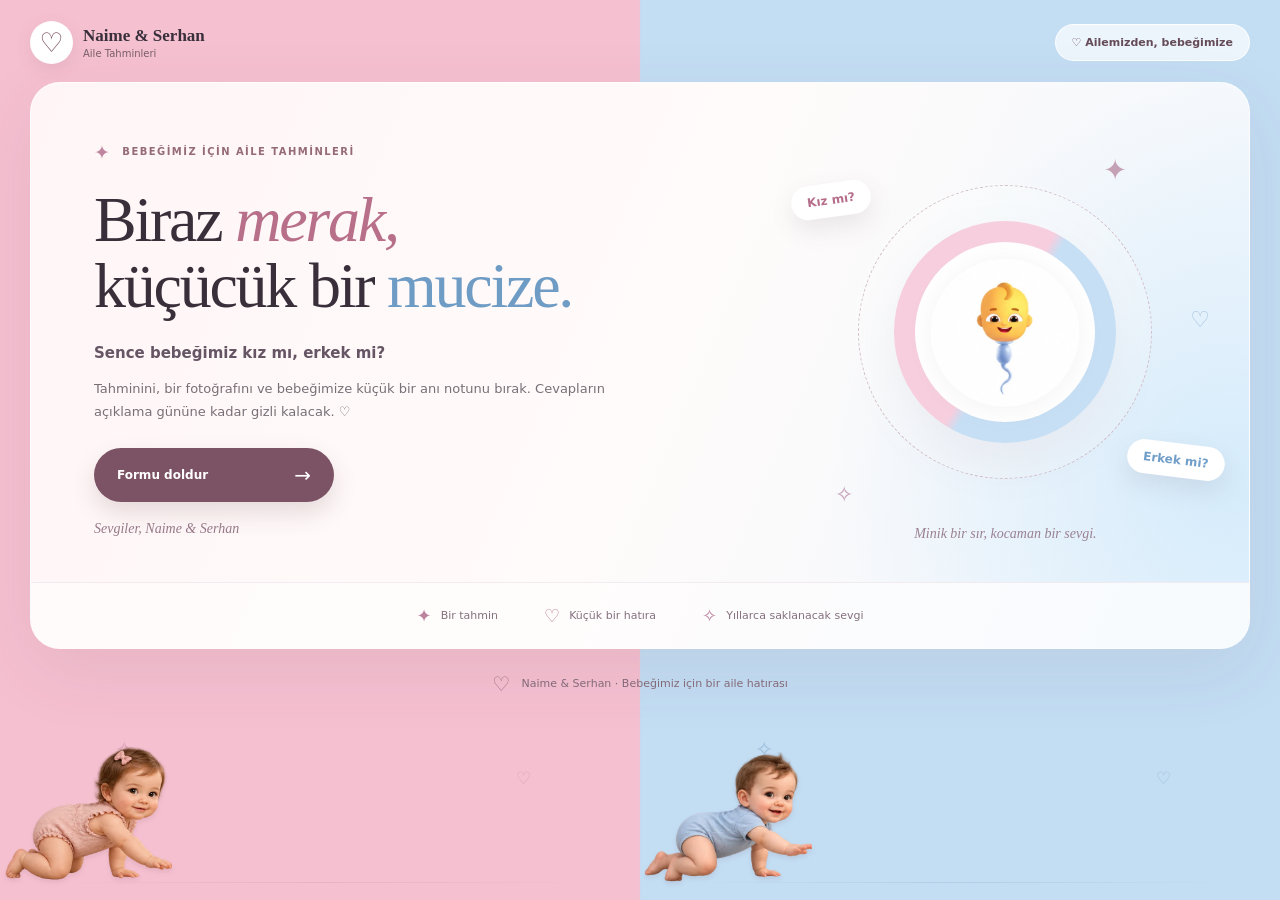
<file: index.html>
<!doctype html>
<html lang="tr">
<head>
  <meta charset="utf-8">
  <meta name="viewport" content="width=device-width, initial-scale=1">
  <meta name="robots" content="noindex,nofollow,noarchive">
  <meta name="theme-color" content="#f5c0d0">
  <title>👶 Bebeğimiz İçin Aile Tahminleri</title>
  <meta name="description" content="Bebeğimiz için aile tahminleri ve küçük hatıralar.">
  <link rel="stylesheet" href="./style.css?v=required-keepsake6">
  <link rel="stylesheet" href="./bebekler.css?v=crawl2">
  <script src="./bebekler.js?v=crawl2" defer></script>
</head>
<body class="family-page">
  <div class="page">
    <header class="topbar">
      <a class="brand" href="./">
        <span class="brand-icon">♡</span>
        <span>
          <strong>Naime &amp; Serhan</strong>
          <small>Aile Tahminleri</small>
        </span>
      </a>
      <span class="private-note">♡ Ailemizden, bebeğimize</span>
    </header>

    <main class="shell" id="app">
      <section class="screen active" data-step="intro">
        <div class="hero">
          <div class="hero-copy">
            <p class="eyebrow"><span class="eyebrow-icon" aria-hidden="true">✦</span> BEBEĞİMİZ İÇİN AİLE TAHMİNLERİ</p>
            <h1>Biraz <em>merak,</em><br>küçücük bir <span>mucize.</span></h1>
            <div class="intro-copy">
              <p class="intro-question">Sence bebeğimiz kız mı, erkek mi?</p>
              <p>Tahminini, bir fotoğrafını ve bebeğimize küçük bir anı notunu bırak. Cevapların açıklama gününe kadar gizli kalacak. ♡</p>
            </div>
            <button class="primary large" type="button" data-action="start">Formu doldur <span aria-hidden="true">→</span></button>
            <p class="signature">Sevgiler, Naime &amp; Serhan</p>
          </div>
          <div class="hero-visual" aria-hidden="true">
            <span class="decor decor-one">✦</span><span class="decor decor-two">✧</span><span class="decor decor-three">♡</span>
            <div class="hero-orbit orbit-outer"><div class="hero-orbit orbit-inner"><div class="hero-center"><svg class="hero-mascot" viewBox="455 235 420 420" xmlns="http://www.w3.org/2000/svg" focusable="false"><image href="./hero-mascot.webp" width="1410" height="1116"/></svg></div></div></div>
            <span class="hero-chip pink-chip">Kız mı?</span><span class="hero-chip blue-chip">Erkek mi?</span>
            <span class="visual-caption">Minik bir sır, kocaman bir sevgi.</span>
          </div>
        </div>
        <div class="keepsake-strip" aria-label="Aile hatıramız"><span><b aria-hidden="true">✦</b> Bir tahmin</span><span><b aria-hidden="true">♡</b> Küçük bir hatıra</span><span><b aria-hidden="true">✧</b> Yıllarca saklanacak sevgi</span></div>
      </section>

      <section class="screen" data-step="form">
        <div class="form-head">
          <button class="back" type="button" data-action="back">← Geri</button>
          <div>
            <p class="eyebrow">✦ BEBEĞİMİZ İÇİN AİLE TAHMİNLERİ</p>
            <h2>Tahminini ve <em>küçük hatıranı</em> bırak.</h2>
            <p class="required-info"><span>*</span> Zorunlu alan</p>
          </div>
        </div>

        <form id="family-form" class="form-stack">
          <section class="form-section identity-section">
            <div class="section-heading"><div class="section-kicker">✦ Ailemizin bir parçası</div><h3>Önce seni tanıyalım.</h3></div>

            <label class="question required">
              <span class="number">1</span>
              <div class="question-body">
                <span class="label">Adın ve soyadın nedir? <b class="req">*</b></span>
                <input name="name" type="text" maxlength="80" placeholder="Adın ve soyadın" required>
              </div>
            </label>

            <label class="question required">
              <span class="number">2</span>
              <div class="question-body">
                <span class="label">Bebeğimizin nesi oluyorsun? <b class="req">*</b></span>
                <input name="relation" type="text" maxlength="80" placeholder="Örn. Teyzesi, dedesi, kuzeni..." required>
              </div>
            </label>
          </section>

          <section class="form-section">
            <div class="section-heading"><div class="section-kicker">✧ İçinden geçen ne?</div><h3>Şimdi tahmin zamanı.</h3></div>

            <fieldset class="question required">
              <span class="number">3</span>
              <div class="question-body">
                <legend>Sence bebeğimiz kız mı erkek mi? <b class="req">*</b></legend>
                <p class="helper">Yalnızca bir şıkkı işaretleyin.</p>

                <div class="choice-grid two">
                  <label class="choice">
                    <input type="radio" name="gender" value="👧 Kız" required>
                    <span>👧 Kız</span>
                  </label>
                  <label class="choice">
                    <input type="radio" name="gender" value="👦 Erkek">
                    <span>👦 Erkek</span>
                  </label>
                </div>
              </div>
            </fieldset>

            <fieldset class="question required" id="first-guess-question" hidden>
              <legend class="visually-hidden">İlk tahminin</legend>
              <span class="number" aria-hidden="true">4</span>
              <div class="question-body">
                <span class="label" id="first-guess-title">İlk öğrendiğinde içinden geçen tahmin neydi? <b class="req">*</b></span>
                <p class="helper" id="first-guess-help">Seçtiğin cevaba göre seçenekler burada görünecek.</p>
                <div class="choice-list" id="first-guess-options"></div>
              </div>
            </fieldset>
          </section>

          <section class="form-section keepsake-section">
            <div class="section-heading"><div class="section-kicker">
              ♡ Bebeğimize bir hatıra
              <span class="optional-badge">Zorunlu</span>
            </div><h3>Bir gün dönüp bakacağımız…</h3><p class="section-description">Bir fotoğraf ve birkaç güzel sözle bugünü birlikte saklayalım.</p></div>

            <div class="question required" role="group" aria-label="Fotoğraf (zorunlu)">
              <span class="number">5</span>
              <div class="question-body">
                <span class="label">Bebeğimize bir fotoğraf bırak.</span>
                <p class="helper strong-helper">Fotoğraf yükleyebilir veya kameranı açıp şimdi çekebilirsin. ❤️</p>
                <div class="upload-options">
                  <label for="photo-upload" class="upload-action">📁 Fotoğraf yükle</label>
                  <button type="button" class="upload-action upload-action-camera" id="open-photo-camera">📷 Fotoğraf çek</button>
                </div>
                <input class="visually-hidden" id="photo-upload" name="photo" type="file" accept="image/*" aria-required="true" aria-describedby="photo-error">
                <input id="native-photo-input" name="nativePhoto" type="file" accept="image/*" capture="environment" hidden>
                <div class="chosen-preview" id="photo-result" hidden>
                  <img class="photo-preview" id="photo-preview" alt="Seçtiğin fotoğrafın önizlemesi">
                  <div class="chosen-file-info">
                    <strong id="photo-file-name"></strong>
                    <button type="button" class="remove-file" id="remove-photo">Fotoğrafı kaldır</button>
                  </div>
                </div>
                <p id="photo-error" class="form-status" role="alert"></p>
                <small class="tech-note">Zorunlu · En fazla 8 MB · Fotoğraf özel arşive kaydedilir.</small>
              </div>
            </div>

            <section class="camera-studio" id="camera-studio" hidden aria-label="Fotoğraf çekme">
              <div class="camera-studio-head">
                <div>
                  <span class="section-kicker">📸 KAMERA</span>
                  <h3 id="camera-title">Fotoğraf çek</h3>
                </div>
                <button type="button" class="camera-close" id="close-camera" aria-label="Kamerayı kapat">✕</button>
              </div>
              <div class="camera-view">
                <video id="camera-live" autoplay muted playsinline aria-label="Canlı kamera görüntüsü"></video>
              </div>
              <div class="camera-actions">
                <button type="button" class="camera-primary" id="capture-photo-btn" hidden>📸 Fotoğrafı çek</button>
                <button type="button" class="camera-secondary" id="switch-camera-btn">↻ Kamerayı çevir</button>
                <button type="button" class="camera-secondary" id="native-camera-option">📱 Telefon kamerasını kullan</button>
              </div>
              <p class="camera-message" id="camera-message" role="status" aria-live="polite"></p>
            </section>

            <label class="question required text-note-option">
              <span class="number">✎</span>
              <div class="question-body">
                <span class="label">Bebeğimize bir anı notu yaz.</span>
                <p class="helper strong-helper">
                  Bebeğimize buradan birkaç cümle yazabilirsin.
                  Bugünkü hissini, tahminini ya da bebeğimize söylemek istediğin küçük bir şeyi bırakabilirsin. ❤️
                </p>
                <textarea class="note-input" name="shortNote" required rows="6" maxlength="800" placeholder="Kısa yazını buraya yaz..."></textarea>
                <small class="tech-note">Zorunlu · En fazla 800 karakter.</small>
              </div>
            </label>
          </section>

          <div class="submit-box">
            <p><strong>Gönderdikten sonra cevaplarını değiştiremeyeceksin.</strong> Zorunlu alanları kontrol edip gönder.</p>
            <button id="submit-button" class="primary" type="submit">Tahminimi kaydet ♡</button>
            <p id="submit-status" class="form-status" role="status" aria-live="polite"></p>
          </div>
        </form>
      </section>

      <section class="screen" data-step="success">
        <div class="success-wrap">
          <div class="success-icon" aria-hidden="true">♡</div>
          <p class="eyebrow">✦ SEVGİYLE SAKLANDI</p>
          <h2>Tahminin, <em>hatıramızın</em> bir parçası.</h2>

          <div class="success-copy">
            <p><strong>Cevabını değiştirmek yok!</strong></p>
            <p>Yakında bebeğimizin kız mı erkek mi olduğunu açıklayacağız.</p>
            <p>Ama bu formdaki en önemli şey doğru tahmin edip etmediğin değil.</p>
            <p>Yıllar sonra bebeğimiz bu cevapları okuduğunda, daha dünyaya gelmeden önce ailesinin onu ne kadar merak ettiğini ve sevdiğini görecek.</p>
          </div>

          <div class="saved-card">
            <span id="success-name"></span>
            <strong id="success-gender"></strong>
            <time id="success-date"></time>
            <small id="success-receipt" style="overflow-wrap:anywhere"></small>
          </div>

          <p class="signature strong-signature">Sevgiler,<br>Naime &amp; Serhan ❤️</p>

          <button class="secondary" type="button" data-action="restart">Başka biri için yeni form</button>
        </div>
      </section>
    </main>

    <footer><span aria-hidden="true">♡</span> Naime &amp; Serhan · Bebeğimiz için bir aile hatırası</footer>
  </div>

  <iframe id="api-frame" name="api-frame" hidden></iframe>
  <script src="./config.js?v=cloudflare1"></script>
  <script src="./api.js?v=verified-save2"></script>
  <script src="./app.js?v=required-keepsake3"></script>
</body>
</html>
</file>
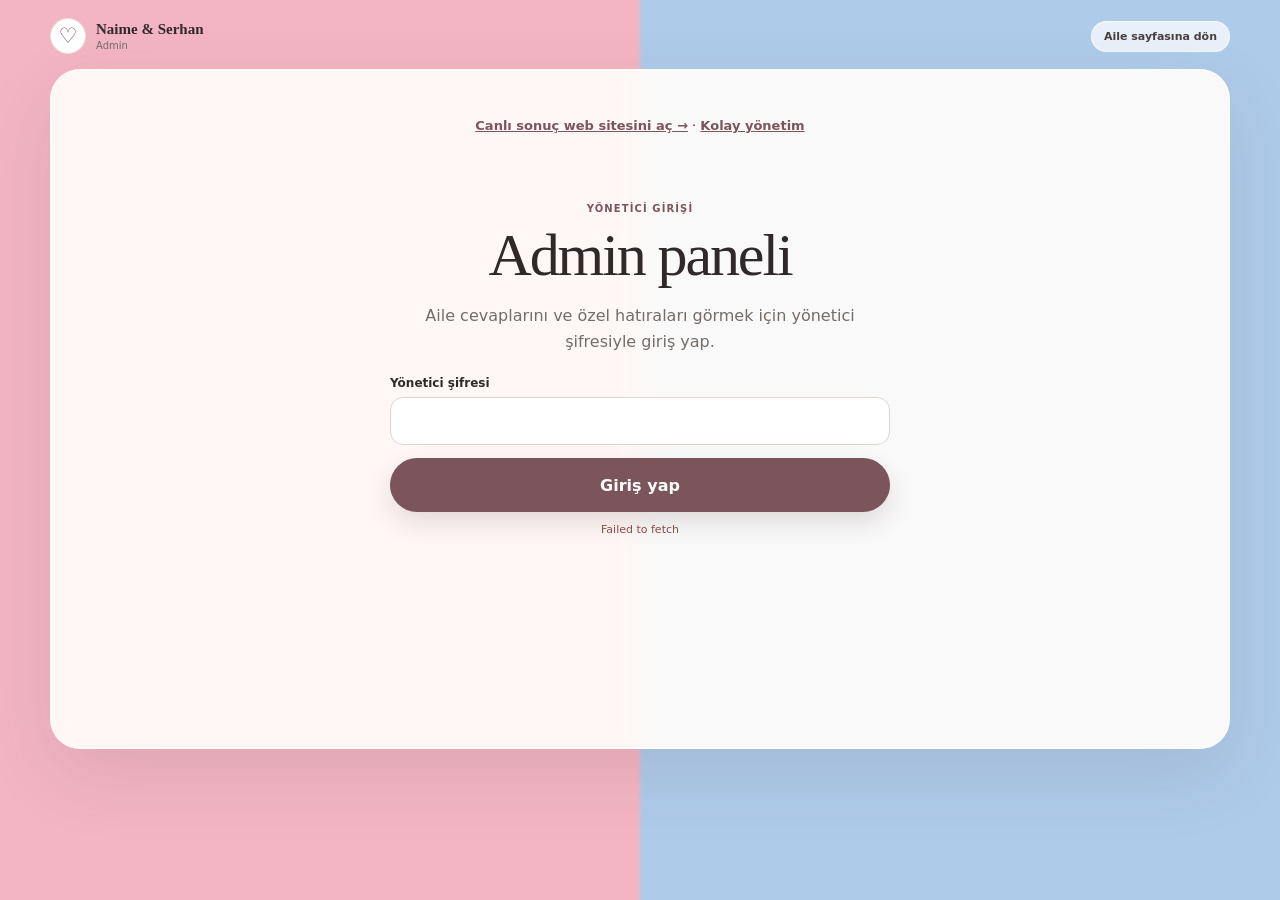
<file: admin.html>
<!doctype html>
<html lang="tr">
<head>
  <meta charset="utf-8">
  <meta name="viewport" content="width=device-width, initial-scale=1">
  <meta name="robots" content="noindex,nofollow,noarchive">
  <title>Admin | Bebeğimiz İçin Aile Tahminleri</title>
  <link rel="stylesheet" href="./style.css">
  <link rel="stylesheet" href="./admin.css?v=cloudflare1">
</head>
<body>
  <div class="page admin-page">
    <header class="topbar">
      <a class="brand" href="./"><span class="brand-icon">♡</span><span><strong>Naime &amp; Serhan</strong><small>Admin</small></span></a>
      <a class="admin-back" href="./">Aile sayfasına dön</a>
    </header>

    <main class="shell admin-shell">
      <p style="text-align:center;margin:0 0 18px;font-size:13px"><a href="./sonuclar.html" style="color:#7c555c;font-weight:800">Canlı sonuç web sitesini aç →</a><span aria-hidden="true"> · </span><a href="./yonetim.html" style="color:#7c555c;font-weight:700">Kolay yönetim</a></p>
      <section id="admin-login" class="admin-login">
        <p class="eyebrow">YÖNETİCİ GİRİŞİ</p>
        <h1>Admin paneli</h1>
        <p class="admin-copy">Aile cevaplarını ve özel hatıraları görmek için yönetici şifresiyle giriş yap.</p>
        <form id="admin-password-form" class="admin-form">
          <label for="admin-password">
            <span>Yönetici şifresi</span>
            <input id="admin-password" type="password" minlength="8" maxlength="256" autocomplete="current-password" required>
          </label>
          <button class="primary" id="admin-login-btn" type="submit">Giriş yap</button>
        </form>
        <p id="login-status" class="admin-status" role="status" aria-live="polite"></p>
        <p class="admin-diagnostic"><a id="service-test-link" href="#" target="_blank" rel="noopener noreferrer" hidden>Bağlantıyı kontrol et</a></p>
      </section>

      <section id="dashboard" class="dashboard" hidden>
        <div class="admin-heading">
          <div>
            <p class="eyebrow">YÖNETİM PANELİ</p>
            <h2>Aile cevapları</h2>
          </div>
          <div class="admin-actions">
            <button id="refresh-btn" class="secondary" type="button">Yenile</button>
            <button id="logout-btn" class="secondary" type="button">Çıkış yap</button>
          </div>
        </div>

        <p id="refresh-status" class="admin-status" role="status" aria-live="polite"></p>

        <div class="stats">
          <article><span>Toplam cevap</span><strong id="stat-total">0</strong></article>
          <article><span>👧 Kız</span><strong id="stat-girl">0</strong></article>
          <article><span>👦 Erkek</span><strong id="stat-boy">0</strong></article>
          <article><span>Bekleyen</span><strong id="stat-pending">0</strong></article>
        </div>

        <section class="admin-card">
          <div class="admin-card-head">
            <div><h3>Katılımcılar</h3><p>İstersen 15 kişiyi önceden buraya ekle.</p></div>
          </div>
          <form id="participant-form" class="participant-form">
            <input name="name" type="text" placeholder="Ad soyad" required>
            <input name="relation" type="text" placeholder="Yakınlık" required>
            <button class="primary" type="submit">Katılımcı ekle</button>
          </form>
          <div id="participant-list" class="participant-list"></div>
        </section>

        <section class="admin-card">
          <div class="admin-card-head">
            <div><h3>Form ayarları</h3><p>Kayıtları aç/kapat ve katılımcı listesini yönet.</p></div>
          </div>
          <div class="setting-grid"><button class="secondary setting-btn" data-key="FORM_ACIK" data-value="TRUE">Formu aç</button>
            <button class="secondary setting-btn" data-key="FORM_ACIK" data-value="FALSE">Formu kapat</button>
            <button class="secondary setting-btn" data-key="KATILIMCI_LISTESI_ZORUNLU" data-value="TRUE">Sadece listedekiler</button>
            <button class="secondary setting-btn" data-key="KATILIMCI_LISTESI_ZORUNLU" data-value="FALSE">Liste zorunlu olmasın</button>
          </div>
          <p id="settings-status" class="admin-status"></p>
        </section>

        <section class="admin-card">
          <div class="admin-card-head">
            <div><h3>Gönderilen cevaplar</h3><p>Cevaplar kullanıcı tarafından değiştirilemez.</p></div>
          </div>
          <div class="table-wrap">
            <table>
              <thead>
                <tr>
                  <th>Ad</th><th>Yakınlık</th><th>Tahmin</th><th>İlk tahmin</th><th>Kısa yazı</th><th>Fotoğraf</th><th>Video/Ses</th><th>Zaman</th>
                </tr>
              </thead>
              <tbody id="response-body"></tbody>
            </table>
          </div>
        </section>
      </section>
    </main>
  </div>

  <script src="./config.js?v=cloudflare1"></script>
  <script src="./api.js?v=verified-save2"></script>
  <script src="./admin.js?v=live-refresh2"></script>
</body>
</html>
</file>
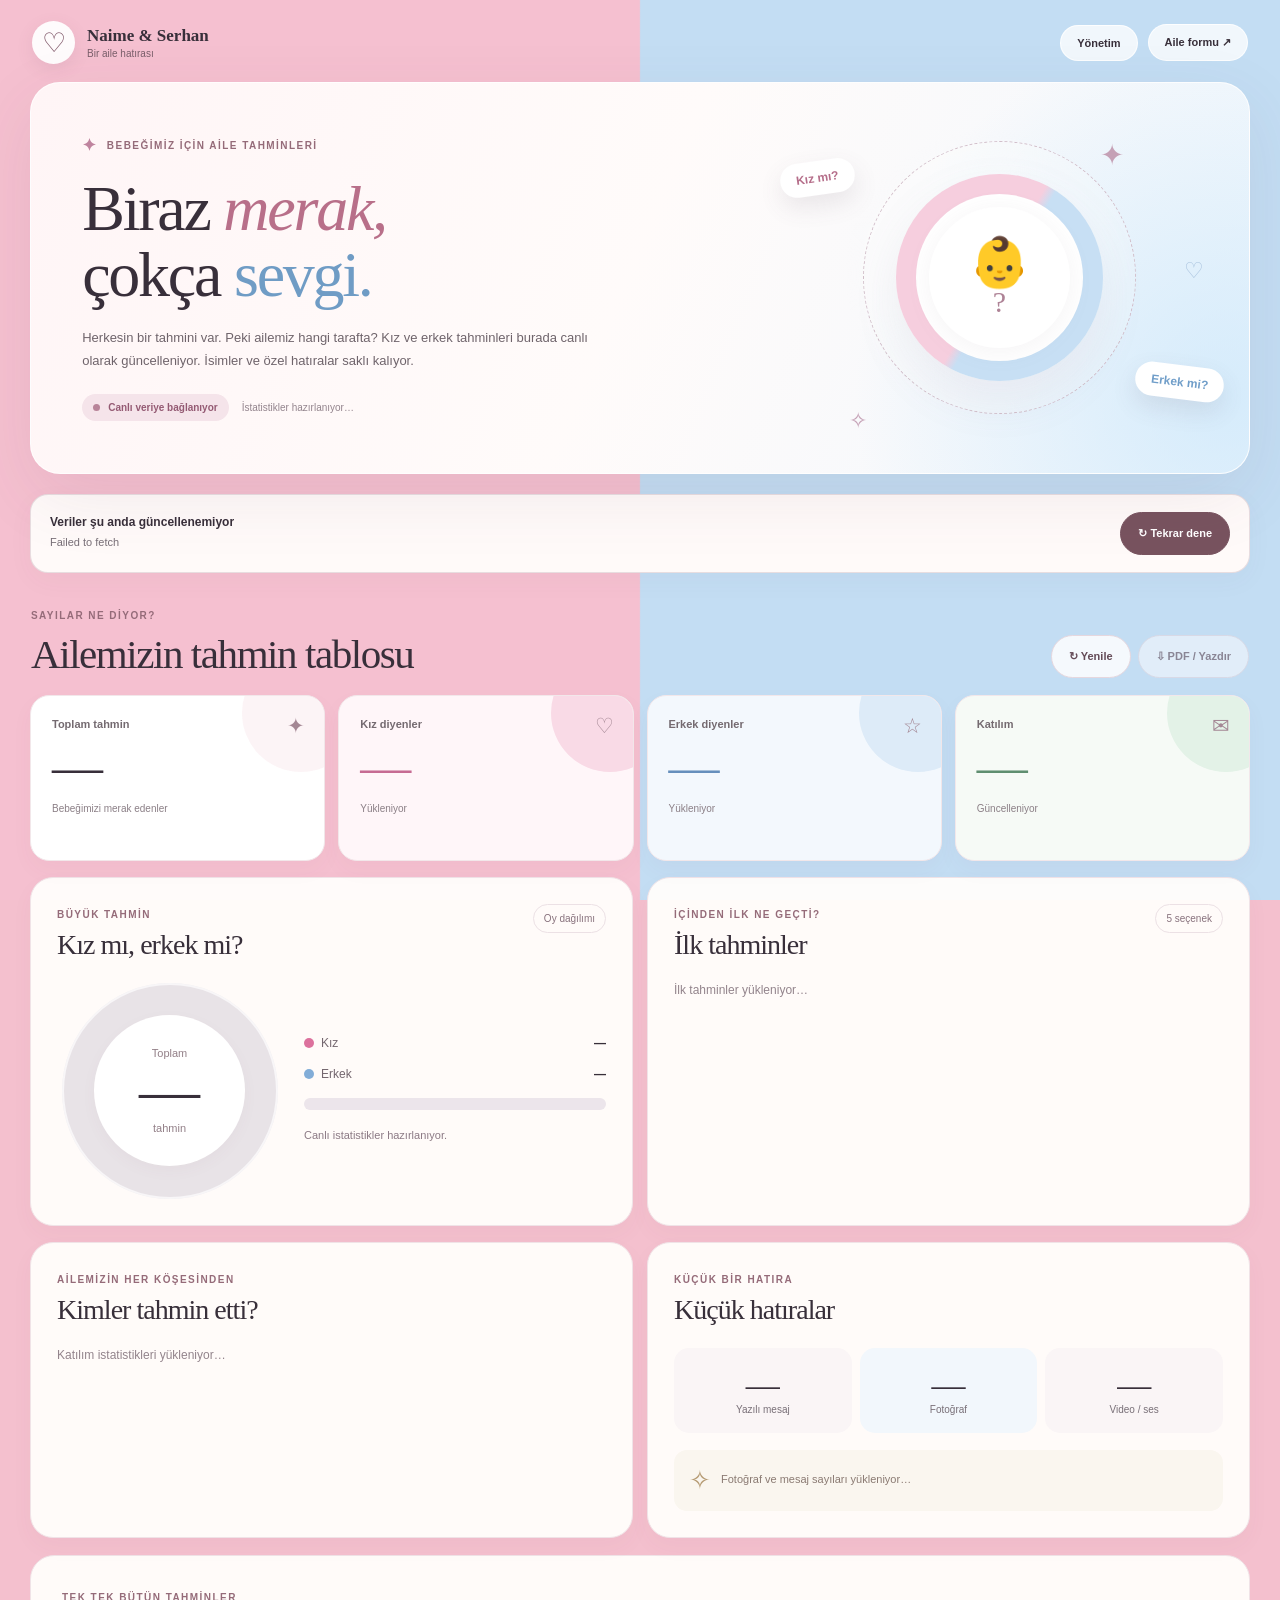
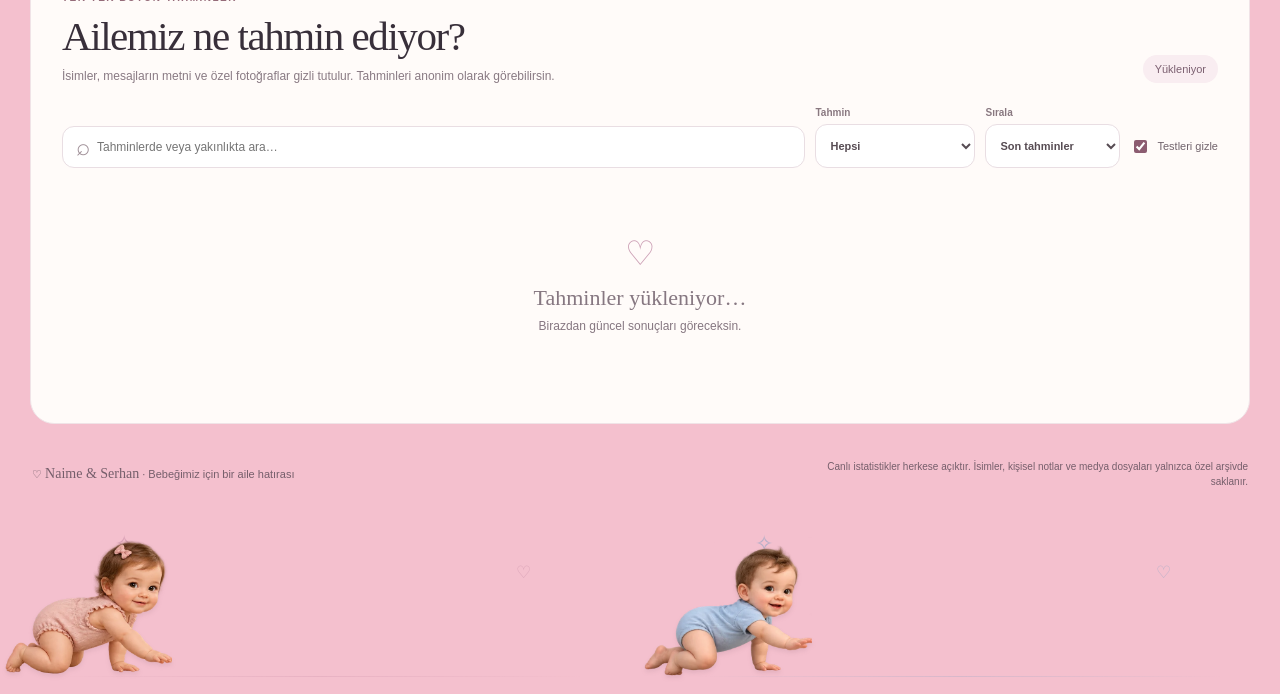
<file: sonuclar.html>
<!doctype html>
<html lang="tr">
<head>
  <meta charset="utf-8">
  <meta name="viewport" content="width=device-width, initial-scale=1">
  <meta name="robots" content="noindex,nofollow,noarchive">
  <meta name="theme-color" content="#f4c0d1">
  <meta name="description" content="Naime ve Serhan'ın aile tahminleri için özel canlı sonuç sayfası.">
  <title>Canlı Aile Sonuçları | Naime &amp; Serhan</title>
  <link rel="stylesheet" href="./sonuclar.css?v=cloudflare1">
  <link rel="stylesheet" href="./bebekler.css?v=crawl2">
  <script src="./bebekler.js?v=crawl2" defer></script>
</head>
<body>
  <div class="site-wrap">
    <header class="topbar">
      <a class="brand" href="./" aria-label="Aile formunun ana sayfası">
        <span class="brand-logo" aria-hidden="true">♡</span>
        <span><strong>Naime &amp; Serhan</strong><small>Bir aile hatırası</small></span>
      </a>
      <div class="topbar-actions">
        <a class="top-link" href="./yonetim.html">Yönetim</a>
        <a class="top-link" href="./">Aile formu <span aria-hidden="true">↗</span></a>
      </div>
    </header>

    <main>
      <section class="hero" aria-labelledby="page-title">
        <div class="hero-copy">
          <div class="eyebrow"><span class="eyebrow-icon">✦</span> BEBEĞİMİZ İÇİN AİLE TAHMİNLERİ</div>
          <h1 id="page-title">Biraz <em>merak,</em><br>çokça <span>sevgi.</span></h1>
          <p>Herkesin bir tahmini var. Peki ailemiz hangi tarafta? Kız ve erkek tahminleri burada canlı olarak güncelleniyor. İsimler ve özel hatıralar saklı kalıyor.</p>
          <div class="hero-bottom">
            <span class="status-pill" id="data-status"><span class="status-dot" aria-hidden="true"></span> Canlı sonuçlar</span>
            <span id="updated-at" class="update-time">Bağlantı kuruluyor…</span>
          </div>
        </div>
        <div class="hero-visual" aria-hidden="true">
          <div class="decor decor-one">✦</div>
          <div class="decor decor-two">✧</div>
          <div class="decor decor-three">♡</div>
          <div class="hero-orbit orbit-outer">
            <div class="hero-orbit orbit-inner">
              <div class="hero-center">
                <span>👶</span>
                <strong>?</strong>
              </div>
            </div>
          </div>
          <span class="hero-chip pink-chip">Kız mı?</span>
          <span class="hero-chip blue-chip">Erkek mi?</span>
        </div>
      </section>

      <section class="sample-banner" id="sample-banner" aria-label="Canlı veri bağlantısı">
        <div class="sample-banner-text">
          <strong id="load-notice-title">Canlı sonuçlar yükleniyor…</strong>
          <span id="load-notice-message">Tahminler yükleniyor. Giriş yapmana gerek yok.</span>
        </div>
        <button type="button" class="button button-dark" id="retry-results">↻ Tekrar dene</button>
      </section>

            <section class="results-intro">
        <div><span class="eyebrow">SAYILAR NE DİYOR?</span><h2>Ailemizin tahmin tablosu</h2></div>
        <div class="result-actions">
          <button type="button" class="button button-outline" id="refresh-btn">↻ Yenile</button>
          <button type="button" class="button button-outline" id="pdf-btn">⇩ PDF / Yazdır</button>
          
        </div>
      </section>

      <section class="metric-grid" aria-label="Temel istatistikler">
        <article class="metric metric-total">
          <span class="metric-icon">✦</span><span class="metric-label">Toplam tahmin</span>
          <strong id="stat-total">—</strong><span class="metric-hint">Bebeğimizi merak edenler</span>
        </article>
        <article class="metric metric-pink">
          <span class="metric-icon">♡</span><span class="metric-label">Kız diyenler</span>
          <strong id="stat-girl">—</strong><span class="metric-hint" id="girl-percent">Özel sonuç</span>
        </article>
        <article class="metric metric-blue">
          <span class="metric-icon">☆</span><span class="metric-label">Erkek diyenler</span>
          <strong id="stat-boy">—</strong><span class="metric-hint" id="boy-percent">Özel sonuç</span>
        </article>
        <article class="metric metric-sage">
          <span class="metric-icon">✉</span><span class="metric-label">Katılım</span>
          <strong id="stat-turnout">—</strong><span class="metric-hint" id="waiting-label">Giriş gerekli</span>
        </article>
      </section>

      <section class="analysis-grid">
        <article class="panel distribution-panel">
          <div class="panel-header"><div><span class="eyebrow">BÜYÜK TAHMİN</span><h3>Kız mı, erkek mi?</h3></div><span class="panel-aside">Oy dağılımı</span></div>
          <div class="donut-layout">
            <div class="donut" id="vote-donut" role="img" aria-label="Kız ve erkek tahmin dağılımı">
              <div class="donut-hole"><span>Toplam</span><strong id="donut-total">—</strong><small>tahmin</small></div>
            </div>
            <div class="donut-legend">
              <div class="legend-line"><span><i class="legend-dot pink-dot"></i>Kız</span><strong id="legend-girl">—</strong></div>
              <div class="legend-line"><span><i class="legend-dot blue-dot"></i>Erkek</span><strong id="legend-boy">—</strong></div>
              <div class="vote-bar" aria-hidden="true"><span id="vote-bar-pink"></span><span id="vote-bar-blue"></span></div>
              <p id="distribution-insight">İlk tahminlerimizi bekliyoruz.</p>
            </div>
          </div>
        </article>
        <article class="panel first-panel">
          <div class="panel-header"><div><span class="eyebrow">İÇİNDEN İLK NE GEÇTİ?</span><h3>İlk tahminler</h3></div><span class="panel-aside">5 seçenek</span></div>
          <div id="first-chart" class="bars" aria-label="İlk tahmin seçenekleri"></div>
        </article>
      </section>

      <section class="secondary-grid">
        <article class="panel relative-panel">
          <div class="panel-header"><div><span class="eyebrow">AİLEMİZİN HER KÖŞESİNDEN</span><h3>Kimler tahmin etti?</h3></div></div>
          <div id="relative-chart" class="relative-list"></div>
        </article>
        <article class="panel details-panel">
          <div class="panel-header"><div><span class="eyebrow">KÜÇÜK BİR HATIRA</span><h3>Küçük hatıralar</h3></div></div>
          <div class="memory-counts">
            <div><strong id="count-notes">—</strong><span>Yazılı mesaj</span></div>
            <div><strong id="count-photos">—</strong><span>Fotoğraf</span></div>
            <div><strong id="count-media">—</strong><span>Video / ses</span></div>
          </div>
          <div class="insight-box"><span class="sparkle">✧</span><p id="memory-insight">Bebeğimiz için bırakılan güzel sözler burada çoğalacak.</p></div>
        </article>
      </section>

      <section class="responses" aria-labelledby="responses-title">
        <div class="responses-heading">
          <div><span class="eyebrow">TEK TEK BÜTÜN TAHMİNLER</span><h2 id="responses-title">Ailemiz ne tahmin ediyor?</h2><p>İsimler, mesajların metni ve özel fotoğraflar gizli tutulur. Tahminleri anonim olarak görebilirsin.</p></div>
          <span class="count-label" id="visible-count">Giriş gerekli</span>
        </div>
        <div class="filters">
          <label class="search-box" for="search-input"><span aria-hidden="true">⌕</span><input id="search-input" type="search" placeholder="Tahminlerde veya yakınlıkta ara…" autocomplete="off"></label>
          <label class="select-label" for="gender-filter"><span>Tahmin</span><select id="gender-filter"><option value="all">Hepsi</option><option value="girl">Kız diyenler</option><option value="boy">Erkek diyenler</option></select></label>
          <label class="select-label" for="sort-filter"><span>Sırala</span><select id="sort-filter"><option value="newest">Son tahminler</option><option value="oldest">İlk tahminler</option><option value="name">Etikete göre</option></select></label>
          <label class="check-label"><input type="checkbox" id="hide-tests" checked><span>Testleri gizle</span></label>
        </div>
        <div id="response-grid" class="response-grid" aria-live="polite"></div>
        <div id="empty-state" class="empty-state" hidden><div>♡</div><strong id="empty-state-title">Henüz görüntülenecek yanıt yok.</strong><p id="empty-state-description">Sonuçlar yüklenince burada görünecek.</p></div>
      </section>

      <footer>
        <div>♡ <strong>Naime &amp; Serhan</strong><span> · Bebeğimiz için bir aile hatırası</span></div>
        <p>Canlı istatistikler herkese açıktır. İsimler, kişisel notlar ve medya dosyaları yalnızca özel arşivde saklanır.</p>
      </footer>
    </main>
  </div>
  <script src="./config.js?v=cloudflare1"></script>
  <script src="./api.js?v=verified-save2"></script>
  <script src="./sonuclar.js?v=cloudflare1"></script>
  
</body>
</html>
</file>
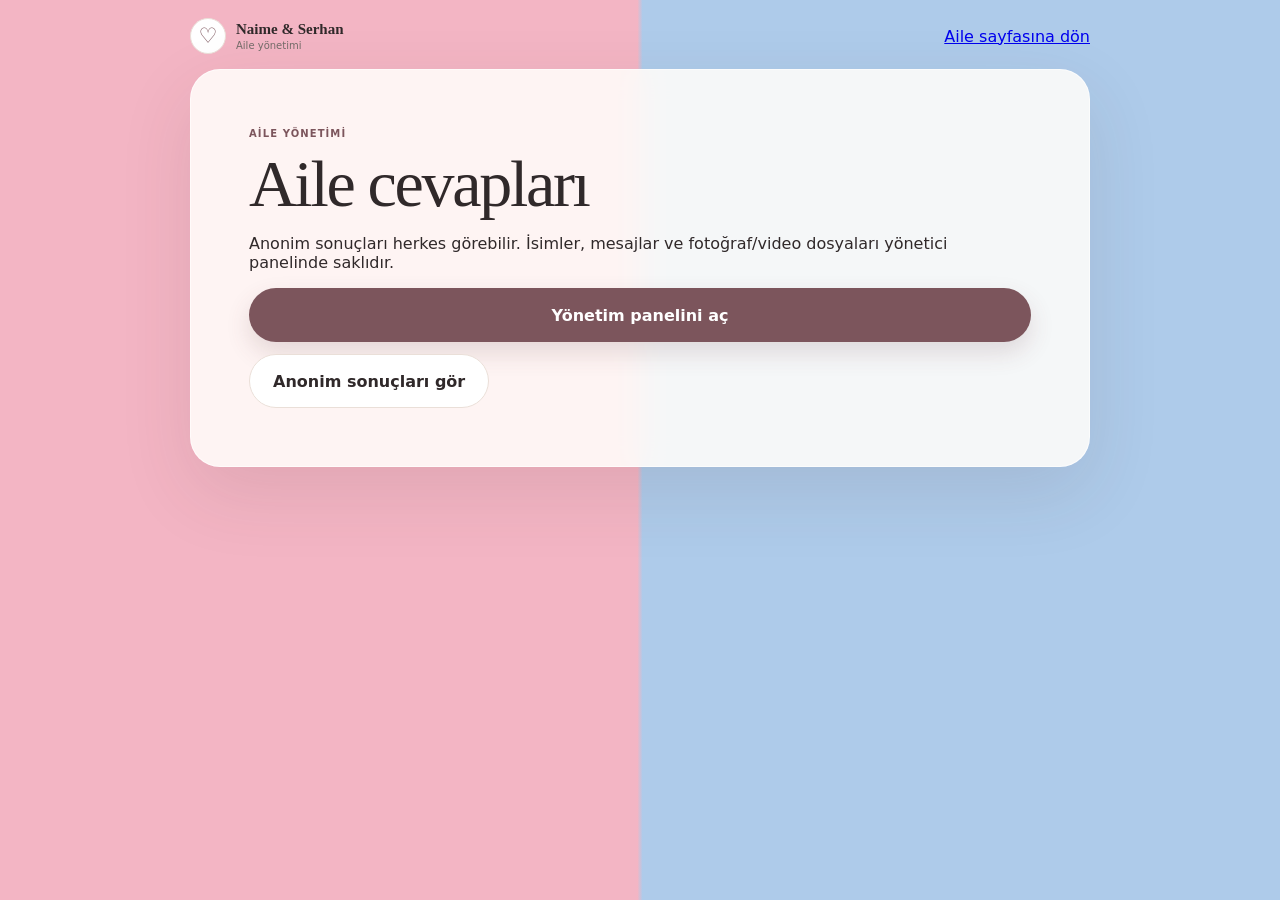
<file: yonetim.html>
<!doctype html>
<html lang="tr"><head><meta charset="utf-8"><meta name="viewport" content="width=device-width,initial-scale=1"><meta name="robots" content="noindex,nofollow"><title>Aile Yönetimi</title><link rel="stylesheet" href="./style.css"></head>
<body><div class="page"><header class="topbar"><a class="brand" href="./"><span class="brand-icon">♡</span><span><strong>Naime &amp; Serhan</strong><small>Aile yönetimi</small></span></a><a href="./">Aile sayfasına dön</a></header>
<main class="shell" style="min-height:0;padding:clamp(24px,6vw,58px)"><p class="eyebrow">AİLE YÖNETİMİ</p><h1>Aile cevapları</h1>
<p>Anonim sonuçları herkes görebilir. İsimler, mesajlar ve fotoğraf/video dosyaları yönetici panelinde saklıdır.</p>
<div style="display:flex;flex-wrap:wrap;gap:12px"><a class="primary" style="text-decoration:none" href="./admin.html">Yönetim panelini aç</a><a class="secondary" style="text-decoration:none" href="./sonuclar.html">Anonim sonuçları gör</a></div></main></div></body></html>
</file>
<file: style.css>
:root{
  --bg:#fbf7f3;--paper:#fffdfa;--text:#30292a;--muted:#756c69;--line:#eadfd8;
  --accent:#7c555c;--accent-dark:#634147;--pink:#f7e5e9;--blue:#e6eef8;--soft:#f7f1eb;
  --red:#d94a42;--shadow:0 26px 75px rgba(70,48,45,.11)
}
*{box-sizing:border-box}
html{background:#f4b7c5}
body{
  margin:0;min-height:100vh;color:var(--text);
  font-family:Inter,ui-sans-serif,system-ui,-apple-system,BlinkMacSystemFont,"Segoe UI",sans-serif;
  background:
    linear-gradient(90deg,
      #f3b5c4 0%,
      #f3b5c4 49.8%,
      #aecbea 50.2%,
      #aecbea 100%
    );
  background-attachment:fixed
}
button,input,textarea,select{font:inherit}
.page{width:min(100% - 26px,900px);margin:auto;padding:18px 0 28px}
.topbar{display:flex;justify-content:space-between;align-items:center;gap:14px;margin-bottom:15px}
.brand{display:flex;align-items:center;gap:10px;color:var(--text);text-decoration:none}
.brand-icon{display:grid;place-items:center;width:36px;height:36px;border:1px solid var(--line);border-radius:50%;background:#fff;color:var(--accent);font-size:21px}
.brand strong,.brand small{display:block}.brand strong{font-family:Georgia,"Times New Roman",serif;font-size:15px}.brand small{margin-top:2px;color:var(--muted);font-size:10px}
.private-note{padding:7px 11px;border:1px solid var(--line);border-radius:999px;background:rgba(255,255,255,.7);color:var(--muted);font-size:10px;font-weight:800}

.shell{min-height:680px;border:1px solid rgba(255,255,255,.62);border-radius:30px;background:rgba(255,253,250,.88);box-shadow:var(--shadow);overflow:hidden;backdrop-filter:blur(14px)}
.screen{display:none;min-height:680px;padding:clamp(28px,6vw,58px);animation:fade .22s ease both}.screen.active{display:block}
@keyframes fade{from{opacity:0;transform:translateY(6px)}to{opacity:1;transform:none}}

.hero{width:min(100%,680px);margin:auto;text-align:center}
.hero-mark{display:flex;justify-content:center;align-items:center;gap:11px;margin-bottom:22px}
.hero-mark span,.hero-mark b{display:grid;place-items:center;border-radius:50%}
.hero-mark span{width:47px;height:47px;font-weight:900}.hero-mark .pink{background:var(--pink);color:#ad6674}.hero-mark .blue{background:var(--blue);color:#617da4}
.hero-mark b{width:82px;height:82px;background:#fff;box-shadow:0 13px 34px rgba(75,52,48,.1);color:var(--accent);font-size:38px;font-weight:400}

.eyebrow{margin:0 0 10px;color:var(--accent);font-size:10px;font-weight:900;letter-spacing:.11em}
h1,h2{margin:0;font-family:Georgia,"Times New Roman",serif;font-weight:500;letter-spacing:-.035em;line-height:1.05}
h1{font-size:clamp(42px,7vw,66px)}h2{font-size:clamp(34px,6vw,49px)}
.intro-copy{margin:22px auto 28px;color:var(--muted);font-size:14px;line-height:1.68;text-align:left}.intro-copy p{margin:0 0 13px}
.signature{margin:18px 0 0;color:var(--muted);font-family:Georgia,"Times New Roman",serif;font-size:13px;font-style:italic}
.strong-signature{font-style:normal;font-weight:700;line-height:1.5}

.primary,.secondary{
  display:inline-flex;align-items:center;justify-content:center;gap:8px;min-height:54px;border:0;border-radius:999px;padding:14px 23px;
  cursor:pointer;font-weight:850;transition:.16s
}
.primary{width:100%;color:#fff;background:var(--accent);box-shadow:0 11px 24px rgba(99,65,71,.16)}.primary:hover{background:var(--accent-dark);transform:translateY(-1px)}
.secondary{color:var(--text);background:#fff;border:1px solid var(--line)}
.large{width:min(100%,330px)}
.back{border:0;background:none;padding:0;margin-bottom:26px;color:var(--muted);font-size:12px;font-weight:800;cursor:pointer}

.form-head{display:grid;grid-template-columns:80px 1fr;gap:8px;align-items:start;margin-bottom:26px}.form-head .back{margin:8px 0 0}.form-head>div{min-width:0}
.required-info{margin:12px 0 0;color:var(--muted);font-size:11px}.required-info span,.req{color:var(--red)}
.form-stack{display:grid;gap:22px}
.form-section{display:grid;gap:13px}.section-kicker{display:flex;align-items:center;justify-content:space-between;gap:10px;color:var(--accent);font-size:11px;font-weight:900;letter-spacing:.08em;text-transform:uppercase}
.optional-badge{padding:6px 9px;border-radius:999px;background:#f1ece6;color:var(--muted);font-size:9px;letter-spacing:0;text-transform:none}

.question{display:grid;grid-template-columns:34px minmax(0,1fr);gap:12px;padding:18px;border:1px solid rgba(234,223,216,.95);border-radius:18px;background:rgba(255,255,255,.90)}
.question.optional{border-style:dashed;background:rgba(255,255,255,.82)}
.number{display:grid;place-items:center;width:30px;height:30px;border-radius:50%;background:var(--soft);color:var(--accent);font-size:10px;font-weight:900}
.question-body{min-width:0}.label,.question legend{font-size:13px;font-weight:850;line-height:1.45}.question legend{padding:0}
.helper{margin:7px 0 0;color:var(--muted);font-size:10px;line-height:1.55}.strong-helper{font-size:11px}
.question input[type=text],.note-input{width:100%;margin-top:10px;border:1px solid #dfd4cd;border-radius:13px;background:#fff;color:var(--text);padding:13px 14px;outline:0}
.note-input{resize:vertical;min-height:120px;line-height:1.55}
.question input[type=text]:focus,.note-input:focus{border-color:rgba(124,85,92,.6);box-shadow:0 0 0 4px rgba(124,85,92,.07)}

fieldset.question{margin:0;min-width:0}
.choice-grid{display:grid;gap:8px;margin-top:11px}.choice-grid.two{grid-template-columns:repeat(2,1fr)}
.choice-list{display:grid;gap:8px;margin-top:11px}
.choice{cursor:pointer}.choice input{position:absolute;opacity:0;pointer-events:none}
.choice span{display:flex;min-height:44px;align-items:center;padding:10px 12px;border:1px solid var(--line);border-radius:12px;background:#fff;font-size:11px}
.choice-grid .choice span{justify-content:center;text-align:center}
.choice input:checked+span{border-color:var(--accent);background:#f8eff0;color:var(--accent-dark);font-weight:850;box-shadow:0 0 0 2px rgba(124,85,92,.08)}

.file-input{display:block;width:100%;margin-top:12px;padding:10px;border:1px dashed #ccbdb5;border-radius:12px;background:#fff}
.tech-note{display:block;margin-top:8px;color:#9a8580;font-size:9px;line-height:1.45}
.submit-box{padding:18px;border:1px solid var(--line);border-radius:18px;background:#f8f2ed;text-align:center}.submit-box p{margin:0 0 12px;color:var(--muted);font-size:11px}

.success-wrap{width:min(100%,650px);margin:auto;text-align:center}.success-icon{display:grid;place-items:center;width:88px;height:88px;margin:0 auto 22px;border-radius:50%;background:#f0e6de;color:var(--accent);font-size:41px}
.success-copy{margin:20px auto 22px;color:var(--muted);font-size:14px;line-height:1.65;text-align:left}.success-copy p{margin:0 0 11px}
.saved-card{display:grid;gap:5px;width:min(100%,410px);margin:0 auto 22px;padding:17px;border:1px dashed #ccbdb5;border-radius:17px;background:#fffaf5}.saved-card span{font-size:13px;font-weight:800}.saved-card strong{font-family:Georgia,"Times New Roman",serif;font-size:27px;font-weight:500}.saved-card time{color:var(--muted);font-size:10px}
footer{padding:14px 3px 0;color:var(--muted);text-align:center;font-size:10px}

@media(max-width:650px){
  .page{width:min(100% - 14px,900px);padding-top:9px}.private-note{display:none}.shell{border-radius:22px}.screen{min-height:calc(100vh - 86px);padding:26px 16px 30px}
  .form-head{grid-template-columns:1fr}.form-head .back{margin:0 0 5px}.choice-grid.two{grid-template-columns:1fr}.question{grid-template-columns:30px 1fr;padding:15px}.hero-mark b{width:72px;height:72px}
}
@media(prefers-reduced-motion:reduce){*{animation-duration:.001ms!important;transition-duration:.001ms!important;scroll-behavior:auto!important}}
@media(max-width:650px){
  body{
    background:
      linear-gradient(90deg,
        #f3b5c4 0%,
        #f3b5c4 49.8%,
        #aecbea 50.2%,
        #aecbea 100%
      );
    background-attachment:fixed;
  }
}

.text-note-option{
  border-style:solid!important;
  border-color:rgba(124,85,92,.34)!important;
  background:linear-gradient(135deg,rgba(247,229,233,.94),rgba(230,238,248,.94))!important;
}
.text-note-option .label{
  font-size:14px;
  color:var(--accent-dark);
}

.family-access{display:grid;gap:7px;width:min(100%,330px);margin:0 auto 12px;text-align:left}
.family-access label{font-size:11px;font-weight:900;color:var(--accent-dark)}
.family-access input{width:100%;min-height:48px;border:1px solid rgba(124,85,92,.34);border-radius:14px;background:rgba(255,255,255,.94);padding:12px 14px;outline:none}
.family-access input:focus{border-color:var(--accent);box-shadow:0 0 0 4px rgba(124,85,92,.08)}
.form-status{min-height:18px;margin:7px 0 0;color:#954848;font-size:10px;line-height:1.45;text-align:center}
.submit-box strong{color:var(--accent-dark)}
.primary[disabled]{opacity:.55;cursor:not-allowed;transform:none!important}


/* Şarta bağlı ilk tahmin ve fotoğraf çekme ve dosya yükleme arayüzü */
[hidden]{display:none!important}
.first-guess-question{border-color:rgba(124,85,92,.36)!important;background:linear-gradient(105deg,#fff9fa,#f5f9fe)!important}
.first-guess-question .choice-list{margin-top:12px}
.upload-options{display:grid;grid-template-columns:repeat(2,minmax(0,1fr));gap:10px;margin-top:15px}
.upload-action{
  display:flex;justify-content:center;align-items:center;text-align:center;gap:7px;
  min-height:49px;padding:11px 15px;border:1px solid #dfcfd0;border-radius:13px;
  background:#fff;color:var(--text);font-size:12px;font-weight:780;
  cursor:pointer;transition:background .16s,border-color .16s,transform .16s
}
.upload-action:hover{border-color:#ae8794;background:#fff7f9;transform:translateY(-1px)}
.upload-action:focus-visible,.camera-secondary:focus-visible,.camera-primary:focus-visible,.remove-file:focus-visible{
  outline:3px solid #b98ba6;outline-offset:2px
}
.upload-action-camera{background:linear-gradient(110deg,#faeaf0,#edf5fc);color:var(--accent-dark);border-color:#dcc7d1}
.visually-hidden{
  position:absolute!important;width:1px!important;height:1px!important;padding:0!important;
  margin:-1px!important;overflow:hidden!important;clip:rect(0,0,0,0)!important;
  white-space:nowrap!important;border:0!important
}
.chosen-preview{
  display:flex;flex-wrap:wrap;align-items:center;gap:14px;margin-top:14px;
  padding:12px;border-radius:15px;border:1px solid #e9dedc;background:#fffaf9
}
.photo-preview{display:block;object-fit:cover;max-width:175px;max-height:150px;border-radius:11px}
.chosen-file-info{display:flex;flex:1 1 200px;justify-content:space-between;align-items:center;gap:11px;flex-wrap:wrap;min-width:0}
.chosen-file-info strong{font-size:11px;font-weight:800;overflow-wrap:anywhere}
.remove-file{
  padding:8px 11px;background:#fff;border:1px solid #e5d6dd;color:#8e5c6e;
  border-radius:999px;font-size:10px;font-weight:800;cursor:pointer
}
.remove-file:hover{background:#fff0f3}
.camera-studio{
  padding:18px;border:1px solid #dfc7d3;border-radius:19px;
  background:linear-gradient(122deg,#fff4f8,#f2f8ff);
  box-shadow:0 12px 28px rgba(105,73,93,.07)
}
.camera-studio-head{display:flex;align-items:start;justify-content:space-between;gap:12px;margin-bottom:13px}
.camera-studio-head h3{font-family:Georgia,"Times New Roman",serif;font-size:26px;font-weight:500;margin:7px 0 0}
.camera-close{
  flex:0 0 auto;width:34px;height:34px;border-radius:50%;background:#fff;
  border:1px solid #e3cfd8;color:#795260;cursor:pointer
}
.camera-view{
  width:100%;max-height:425px;min-height:175px;position:relative;
  background:#201f24;border-radius:16px;overflow:hidden;
  display:grid;place-items:center
}
.camera-view video{width:100%;max-height:425px;object-fit:contain;display:block;aspect-ratio:16/10}
.camera-actions{display:flex;flex-wrap:wrap;gap:9px;align-items:center;margin-top:14px}
.camera-primary,.camera-secondary{
  min-height:45px;border-radius:999px;border:1px solid #d8c9cf;
  cursor:pointer;padding:11px 16px;font-size:11px;font-weight:850
}
.camera-primary{background:#80565e;color:#fff;border-color:#80565e}
.camera-primary:hover{background:#65454f}
.camera-primary[disabled]{opacity:.6;cursor:wait}
.camera-secondary{background:rgba(255,255,255,.95);color:#79515e}
.camera-secondary:hover{background:#fff4f7}
.camera-message{font-size:11px;line-height:1.6;color:#795763;margin:12px 0 0;min-height:14px}
@media(max-width:650px){
  .upload-options{grid-template-columns:1fr}
  .camera-studio{padding:13px}
  .camera-studio-head h3{font-size:22px}
  .camera-actions{display:grid;grid-template-columns:repeat(2,minmax(0,1fr))}
  .camera-actions button{padding:10px 9px}
  .camera-actions .camera-primary{grid-column:1/-1}
  .chosen-preview{align-items:flex-start}
}

/* Short verified-save workflow */
.submit-box #submit-status {
  display:block;
  min-height:24px;
  margin:11px auto 0;
  max-width:670px;
  color:#845b65;
  font-size:12px;
  font-weight:600;
  line-height:1.55;
}
.primary.is-saving {
  cursor:progress;
  background:#895e6d;
  opacity:1;
}
.primary.is-saving::before {
  content:"";
  width:15px;height:15px;
  display:inline-block;
  border:2px solid rgba(255,255,255,.38);
  border-top-color:#fff;
  border-radius:50%;
  animation:baby-saving-spin .7s linear infinite;
}
@keyframes baby-saving-spin{to{transform:rotate(360deg)}}
@media(prefers-reduced-motion:reduce){.primary.is-saving::before{animation:none}}

/* Family form: the same keepsake palette and ornamentation as live results. */
.family-page{
  --text:#382f3a;--muted:#786f77;--line:#eadfe4;--accent:#7c5365;--accent-dark:#60424d;
  --pink:#fce9f0;--blue:#eaf4fc;--soft:#faf0f5;
  background:linear-gradient(90deg,#f5c0d0 0%,#f5c0d0 49.95%,#c3ddf3 50.05%,#c3ddf3 100%);
  background-attachment:fixed;
}
.family-page .page{width:min(1220px,calc(100% - 38px));padding:21px 0 22px}
.family-page .topbar{margin-bottom:18px;gap:18px}
.family-page .brand-icon{width:43px;height:43px;font-size:27px;border:0;box-shadow:0 5px 17px #7d56691c}
.family-page .brand strong{font-size:17px}.family-page .brand small{color:#795e6a}
.family-page .private-note{border-color:#ffffffd9;padding:11px 16px;color:#644b57;font-size:11px}
.family-page .shell{min-height:0;border-radius:30px;background:linear-gradient(113deg,#fff5f6,#fffbfa 49%,#f0f7fd);box-shadow:0 22px 70px #60455b17}
.family-page .screen{min-height:0;padding:46px 52px 52px}
.family-page .screen[data-step=intro]{padding:0}
.family-page .hero{position:relative;width:100%;display:grid;grid-template-columns:1.2fr .8fr;text-align:left;min-height:490px}
.family-page .hero-copy{align-self:center;padding:55px 0 45px 63px;z-index:1}
.family-page .eyebrow{font-size:10px;letter-spacing:.145em;color:#956b79;line-height:1.5}
.family-page .eyebrow-icon{font-size:19px;vertical-align:middle;margin-right:6px;color:#bf849e}
.family-page h1{font-size:clamp(44px,5vw,72px);line-height:1.035;margin:20px 0}
.family-page h1 em,.family-page h2 em{color:#b86f89;font-style:italic}
.family-page h1 span{color:#6f9cc5}
.family-page .intro-copy{margin:21px 0 24px;max-width:515px;font-size:13px;line-height:1.8}
.family-page .intro-copy .intro-question{font-size:15px;font-weight:700;color:#665564;margin-bottom:10px}
.family-page .large{width:240px;min-height:51px;font-size:12px;justify-content:space-between;padding:15px 23px}
.family-page .large span{font-size:20px;font-weight:400}
.family-page .signature{color:#967888;font-size:14px;margin-top:19px}
.family-page .hero-visual{position:relative;display:flex;align-items:center;justify-content:center;overflow:hidden;min-height:410px;background:radial-gradient(circle at 48% 49%,#faffffeb,transparent 44%),radial-gradient(circle at 95% 80%,#c7e5faa8,transparent 65%)}
.family-page .hero-orbit{border-radius:50%;display:grid;place-items:center}
.family-page .orbit-outer{width:294px;height:294px;border:1px dashed #d2bfca;background:#ffffff33}
.family-page .orbit-inner{width:222px;height:222px;border:21px solid transparent;background:linear-gradient(white,white) padding-box,linear-gradient(120deg,#f6cede 0 48%,#c7dff4 52% 100%) border-box;box-shadow:0 20px 45px #937a8f1a}
.family-page .hero-center{width:150px;height:150px;display:flex;flex-direction:column;align-items:center;justify-content:center;border-radius:50%;background:#fff;box-shadow:0 4px 25px #8e848c17}
.family-page .hero-center{overflow:hidden}
.family-page .hero-mascot{display:block;width:100%;height:100%;flex-shrink:0}
.family-page .hero-chip{position:absolute;padding:10px 16px;background:#fff;border-radius:99px;font-size:12px;font-weight:800;box-shadow:0 10px 25px #6651621f}
.family-page .pink-chip{top:20%;left:6%;color:#b56e8a;transform:rotate(-8deg)}
.family-page .blue-chip{bottom:21%;right:5%;color:#709ec9;transform:rotate(7deg)}
.family-page .decor{position:absolute;font-size:22px;color:#c5a1b6;pointer-events:none}
.family-page .decor-one{top:14%;right:25%;font-size:29px}.family-page .decor-two{bottom:15%;left:15%}.family-page .decor-three{top:45%;right:8%;color:#a9c3de}
.family-page .visual-caption{position:absolute;bottom:8%;font:italic 14px Georgia,serif;color:#9a8192}
.family-page .keepsake-strip{display:flex;justify-content:center;gap:46px;flex-wrap:wrap;padding:22px 26px;border-top:1px solid #e8dce480;background:#ffffff66;color:#84707e;font-size:11px}
.family-page .keepsake-strip span{display:flex;align-items:center;gap:9px}.family-page .keepsake-strip b{color:#bb839e;font-size:18px;font-weight:400}
.family-page .form-head{position:relative;grid-template-columns:90px minmax(0,1fr);gap:18px;margin:0 auto 34px;max-width:950px}
.family-page .form-head:after{content:'✦';position:absolute;right:4px;top:18px;color:#c4a1b5;font-size:36px;pointer-events:none}
.family-page .form-head>div{padding-right:45px}
.family-page .form-head h2{font-size:clamp(35px,4vw,49px);line-height:1.13;max-width:670px}
.family-page .back{padding:10px 14px;border:1px solid #e8dce4;border-radius:99px;background:#ffffffa6;white-space:nowrap;font-size:11px}
.family-page .form-head .back{margin:4px 0;justify-self:start}
.family-page .required-info{font-size:11px;margin-top:14px}
.family-page .form-stack{max-width:950px;margin:0 auto;gap:22px}
.family-page .form-section{position:relative;padding:27px;gap:16px;background:#fffcfc;border:1px solid #f0e3e7;border-radius:23px;box-shadow:0 9px 22px #7c586606}
.family-page .form-section:before{content:'✧';position:absolute;right:22px;top:19px;font:30px Georgia,serif;color:#d1b5c3;pointer-events:none}
.family-page .section-heading{padding-right:33px;margin-bottom:4px}
.family-page .section-kicker{font-size:10px;letter-spacing:.12em;color:#a17b8d;line-height:1.5}
.family-page .section-heading h3{font:500 29px/1.15 Georgia,serif;letter-spacing:-.03em;margin:8px 0 0;color:#493a48}
.family-page .section-description{font-size:12px;line-height:1.7;color:#8b7984;margin:10px 0 0}
.family-page .identity-section{grid-template-columns:repeat(2,minmax(0,1fr));background:linear-gradient(115deg,#fff9fa,#f8fbff)}
.family-page .identity-section .section-heading{grid-column:1/-1}
.family-page .question{padding:19px 17px;border-color:#eee2e8;background:#ffffffc9;border-radius:17px;gap:10px}
.family-page .number{width:30px;height:30px;background:#f8edf2;color:#b07e96}
.family-page .label,.family-page .question legend{font-size:13px;line-height:1.6;color:#645261}
.family-page .question input[type=text],.family-page .note-input{border-color:#e8dce4;padding:13px 14px;font-size:13px;min-height:47px;border-radius:12px}
.family-page input::placeholder,.family-page textarea::placeholder{color:#ae9ba7;opacity:1}
.family-page .choice-grid.two{gap:13px}
.family-page .choice-grid.two .choice span{min-height:76px;font:500 24px Georgia,serif;background:#fff7fa;border-color:#f1d9e5;border-radius:15px;color:#b17492;transition:background .16s,border-color .16s,box-shadow .16s}
.family-page .choice-grid.two .choice:nth-child(2) span{background:#f3f8fd;border-color:#dbe9f6;color:#7199bd}
.family-page .choice-grid.two .choice input:checked+span{border-color:#c5789b;background:#fce3ee;box-shadow:0 0 0 3px #dc719d1a}
.family-page .choice-grid.two .choice:nth-child(2) input:checked+span{border-color:#7ca9d1;background:#e0effb;box-shadow:0 0 0 3px #82add81a}
.family-page .choice-list .choice span{padding:13px 15px;font-size:12px;border-color:#e8dce4;line-height:1.5}
.family-page .choice input:focus-visible+span{outline:3px solid #987a9c;outline-offset:3px}
.family-page .helper{font-size:11px;line-height:1.7}
.family-page .first-guess-question{background:linear-gradient(105deg,#fff9fa,#f5f9fe);border-color:#e5ccd9}
.family-page .keepsake-section{grid-template-columns:1fr;background:linear-gradient(135deg,#fffafc,#f8fbfe)}
.family-page .keepsake-section>.section-heading,.family-page .text-note-option,.family-page .camera-studio{grid-column:1/-1}
.family-page .optional-badge{background:#f5e9f0;color:#a17b8d;font-size:10px;padding:5px 10px;white-space:nowrap}
.family-page .keepsake-section>.question.required{border-style:solid;background:#ffffffb3}
.family-page .keepsake-section>.question.required:not(.text-note-option){grid-template-columns:1fr}
.family-page .keepsake-section>.question.required:not(.text-note-option)>.number{background:#edf3fa;color:#809cbb}
.family-page .upload-options{grid-template-columns:1fr;margin-top:16px}
.family-page .upload-action{border-color:#e8dce4;min-height:46px;font-size:11px;border-radius:12px}
.family-page .upload-action-camera{background:linear-gradient(110deg,#fcecf3,#edf5fc);border-color:#e8d7e3;color:#8b6580}
.family-page .tech-note{color:#a18d99;font-size:10px;line-height:1.7}
.family-page .text-note-option{border-color:#e7d6e3!important;background:linear-gradient(115deg,#fff4f8,#f1f7fd)!important}
.family-page .text-note-option .label{color:#8b6580}
.family-page .submit-box{position:relative;overflow:hidden;padding:30px 22px;border-radius:23px;border-color:#e8dce4;background:linear-gradient(115deg,#fff2f7,#f0f7fd)}
.family-page .submit-box:before{content:'♡';position:absolute;right:-8px;top:-30px;font:160px Georgia,serif;color:#d8bdd229;pointer-events:none}
.family-page .submit-box p{font-size:11px;line-height:1.8;position:relative}
.family-page .submit-box .primary{width:min(100%,390px);min-height:53px;font-size:13px}
.family-page .success-wrap{padding:22px 0;max-width:640px}
.family-page .success-icon{position:relative;width:104px;height:104px;color:#b37896;font-size:48px;background:linear-gradient(130deg,#fce9f0,#eaf4fc);border:8px solid #fff;box-shadow:0 0 0 1px #e8d7e3,0 13px 30px #94738b14}
.family-page .success-icon:after{content:'✦';position:absolute;right:-22px;top:-9px;font-size:27px;color:#c3a0b5}
.family-page .success-wrap h2{font-size:clamp(38px,5vw,57px);line-height:1.1}
.family-page .success-copy{font-size:13px;line-height:1.85;margin:25px auto;max-width:520px}
.family-page .saved-card{border-color:#d7bccc;border-radius:19px;background:linear-gradient(110deg,#fff6fa,#f4f9fd);padding:23px;gap:9px}
.family-page .saved-card strong{color:#9f7390}
.family-page footer{padding:23px 3px 3px;font-size:11px;color:#846b7a}.family-page footer span{font-size:20px;vertical-align:middle;margin-right:8px;color:#a77790}
.family-page button:focus-visible,.family-page a:focus-visible{outline:3px solid #987a9c;outline-offset:4px}
@media(max-width:950px){
  .family-page .hero{grid-template-columns:1.2fr .8fr;min-height:450px}
  .family-page .hero-copy{padding:39px 0 35px 35px}
  .family-page h1{font-size:52px}
  .family-page .orbit-outer{width:240px;height:240px}.family-page .orbit-inner{width:190px;height:190px;border-width:18px}.family-page .hero-center{width:135px;height:135px}
  .family-page .hero-chip{padding:9px 12px;font-size:11px}.family-page .pink-chip{left:1%;top:21%}.family-page .blue-chip{right:2%;bottom:20%}
  .family-page .screen{padding:32px 26px}
}
@media(max-width:650px){
  .family-page .page{width:calc(100% - 24px);padding-top:15px}
  .family-page .topbar{margin-bottom:14px}.family-page .brand strong{font-size:15px}.family-page .brand-icon{width:38px;height:38px;font-size:24px}
  .family-page .shell{border-radius:25px}.family-page .screen{padding:27px 17px 30px;min-height:0}
  .family-page .hero{grid-template-columns:1fr;min-height:0}
  .family-page .hero-copy{padding:33px 26px 10px;text-align:center}
  .family-page h1{font-size:clamp(37px,10.5vw,55px);margin:18px 0}
  .family-page .eyebrow{font-size:9px;letter-spacing:.1em}.family-page .intro-copy{text-align:center;margin:18px auto 22px;font-size:12px;line-height:1.8}
  .family-page .intro-copy .intro-question{font-size:13px}.family-page .signature{font-size:13px;margin-top:16px}
  .family-page .hero-visual{min-height:290px}.family-page .orbit-outer{width:218px;height:218px}.family-page .orbit-inner{width:172px;height:172px;border-width:17px}.family-page .hero-center{width:123px;height:123px}
  .family-page .pink-chip{top:16%;left:8%}.family-page .blue-chip{bottom:22%;right:6%}.family-page .decor-one{top:10%;right:18%;font-size:25px}.family-page .decor-two{bottom:15%;left:13%}.family-page .decor-three{right:10%}
  .family-page .visual-caption{bottom:6%;font-size:12px}
  .family-page .keepsake-strip{gap:11px 20px;padding:17px 18px;font-size:10px}.family-page .keepsake-strip span:last-child{width:100%;justify-content:center}
  .family-page .form-head{grid-template-columns:1fr;gap:17px;margin-bottom:24px}.family-page .form-head>div{padding-right:0}.family-page .form-head h2{font-size:36px}.family-page .form-head:after{font-size:27px;top:3px;right:8px}.family-page .form-head .back{margin:0}
  .family-page .form-section{padding:20px 15px;border-radius:20px;gap:12px}
  .family-page .identity-section,.family-page .keepsake-section{grid-template-columns:1fr}
  .family-page .section-heading h3{font-size:26px}.family-page .section-description{font-size:11px}.family-page .section-heading{padding-right:16px}.family-page .section-kicker{font-size:9px;letter-spacing:.09em}
  .family-page .form-section:before{right:16px;top:15px;font-size:25px}.family-page .keepsake-section:before{display:none}
  .family-page .question{padding:16px 12px;grid-template-columns:26px minmax(0,1fr);gap:8px}.family-page .number{width:25px;height:25px;font-size:9px}
  .family-page .label,.family-page .question legend{font-size:12px}.family-page .question input[type=text],.family-page .note-input{font-size:16px;padding:12px}
  .family-page .choice-grid.two{grid-template-columns:repeat(2,minmax(0,1fr));gap:9px}.family-page .choice-grid.two .choice span{min-height:65px;font-size:21px;padding:10px 8px}
  .family-page .optional-badge{padding:5px 8px;font-size:9px}.family-page .submit-box{padding:23px 17px}
  .family-page .success-wrap{padding:10px 0}.family-page .success-copy{font-size:12px}.family-page footer{font-size:10px;padding-top:18px}
}
</file>
<file: bebekler.css>
/* Transparent four-frame human baby portraits, confined to their color halves. */
.baby-background-page{display:flex;flex-direction:column;min-height:100vh}
.baby-background-page>.page,.baby-background-page>.site-wrap{margin:0 auto;flex-shrink:0}
.baby-scene{display:grid;grid-template-columns:repeat(2,minmax(0,1fr));height:174px;flex-shrink:0;margin-top:auto;pointer-events:none;user-select:none;overflow:hidden}
.baby-zone{position:relative;overflow:hidden;--baby-size:172px;--roam-time:28s;--phase:-4s;--crawl-time:.85s;--sparkle:#bd829e;--sprite:url('./baby-girl-crawl.webp')}
.baby-boy{--roam-time:31s;--phase:-18s;--crawl-time:.95s;--sparkle:#739dc2;--sprite:url('./baby-boy-crawl.webp')}
.baby-zone:after{content:"";position:absolute;height:1px;bottom:17px;left:9%;right:9%;background:linear-gradient(90deg,transparent,var(--sparkle),transparent);opacity:.22}
.baby-traveler{position:absolute;bottom:9px;left:0;width:var(--baby-size);animation:baby-roam var(--roam-time) linear var(--phase) infinite;will-change:transform}
.baby-facing{animation:baby-turn var(--roam-time) steps(1,end) var(--phase) infinite}
.baby-sprite{width:100%;height:calc(var(--baby-size) * .86);background-image:var(--sprite);background-size:400% auto;background-repeat:repeat-x;background-position:0 52%;animation:baby-crawl var(--crawl-time) steps(4,end) infinite;filter:drop-shadow(0 3px 2px rgba(103,69,85,.1))}
.baby-sparkle{position:absolute;color:var(--sparkle);opacity:.45;font:22px Georgia,serif;pointer-events:none}
.baby-sparkle-one{left:18%;top:11px}.baby-sparkle-two{right:17%;top:42px;font-size:17px}
@keyframes baby-roam{0%,100%{transform:translateX(12px)}50%{transform:translateX(calc(50vw - var(--baby-size) - 24px))}}
@keyframes baby-turn{0%,100%{transform:scaleX(1)}50%{transform:scaleX(-1)}}
@keyframes baby-crawl{from{background-position-x:0}to{background-position-x:calc(var(--baby-size) * -4)}}
@media(max-width:650px){
  .baby-scene{height:130px}.baby-zone{--baby-size:126px;--roam-time:21s}.baby-boy{--roam-time:24s}
  .baby-traveler{bottom:7px}.baby-zone:after{bottom:12px}.baby-sparkle-one{top:8px;font-size:18px}.baby-sparkle-two{top:32px;font-size:14px}
}
@media(max-width:360px){.baby-zone{--baby-size:108px}}
@media(prefers-reduced-motion:reduce){
  .baby-scene *{animation:none!important}.baby-traveler{left:calc(50% - var(--baby-size) / 2);transform:none;will-change:auto}
}
@media print{.baby-scene{display:none}}
</file>
<file: admin.css>
[hidden]{display:none!important}

.admin-back{
  color:#493f40;text-decoration:none;font-size:11px;font-weight:800;
  background:rgba(255,255,255,.72);border:1px solid rgba(255,255,255,.7);
  padding:8px 12px;border-radius:999px
}

.admin-shell{
  padding:clamp(26px,5vw,48px);
  background:rgba(255,253,250,.92)
}

.admin-login{
  width:min(100%,500px);
  margin:70px auto;
  text-align:center
}
.admin-login h1{font-size:clamp(40px,7vw,60px)}
.admin-copy{color:var(--muted);line-height:1.6}

.admin-form{display:grid;gap:13px;margin-top:22px}
.admin-form label{
  display:grid;gap:7px;text-align:left;
  font-size:12px;font-weight:800
}
.admin-form input,.participant-form input{
  width:100%;min-width:0;min-height:48px;
  border:1px solid #dfd4cd;border-radius:13px;
  background:#fff;padding:12px 13px;outline:none
}

.admin-status{
  min-height:20px;color:#8a4a4a;
  font-size:11px
}

.dashboard{display:grid;gap:18px;min-width:0}

.admin-heading{
  display:flex;justify-content:space-between;
  align-items:end;gap:16px;min-width:0
}
.admin-heading h2{font-size:clamp(34px,5vw,48px)}
.admin-actions{display:flex;gap:8px;flex-wrap:wrap}
.admin-link{text-decoration:none}

.stats{
  display:grid;
  grid-template-columns:repeat(4,minmax(0,1fr));
  gap:10px;min-width:0
}
.stats article{
  min-width:0;padding:16px;
  border:1px solid var(--line);border-radius:16px;
  background:rgba(255,255,255,.84)
}
.stats span{display:block;color:var(--muted);font-size:10px}
.stats strong{
  display:block;margin-top:4px;
  font-family:Georgia,"Times New Roman",serif;
  font-size:30px;font-weight:500
}

.admin-card{
  min-width:0;padding:18px;
  border:1px solid var(--line);border-radius:20px;
  background:rgba(255,255,255,.84)
}
.admin-card-head h3{margin:0;font-size:14px}
.admin-card-head p{margin:4px 0 0;color:var(--muted);font-size:10px}

.participant-form{
  display:grid;
  grid-template-columns:minmax(0,1fr) minmax(0,1fr) minmax(120px,auto);
  gap:8px;margin-top:14px;min-width:0
}
.participant-form .primary{
  width:auto;min-width:120px;
  white-space:normal;padding-left:14px;padding-right:14px
}

.participant-list{
  display:flex;flex-wrap:wrap;gap:7px;margin-top:13px
}
.participant-chip{
  padding:7px 10px;border-radius:999px;
  background:#f4ede8;font-size:10px
}
.participant-chip.done{background:#e6f1e8}

.setting-grid{
  display:grid;
  grid-template-columns:repeat(4,minmax(0,1fr));
  gap:8px;margin-top:14px;min-width:0
}
.setting-btn{
  min-width:0;min-height:44px;padding:10px 9px;
  white-space:normal;line-height:1.25
}

.table-wrap{
  width:100%;max-width:100%;
  overflow-x:auto;overflow-y:hidden;
  margin-top:14px;
  -webkit-overflow-scrolling:touch
}
table{
  width:100%;border-collapse:collapse;
  min-width:900px
}
th,td{
  padding:10px 9px;
  border-bottom:1px solid #eee6df;
  text-align:left;font-size:10px;vertical-align:top
}
th{color:var(--muted);font-weight:900}
td a{color:var(--accent-dark);font-weight:800}

@media(max-width:900px){
  .setting-grid{grid-template-columns:repeat(2,minmax(0,1fr))}
}

@media(max-width:760px){
  .admin-shell{padding:24px 16px}
  .admin-login{margin:42px auto}
  .admin-heading{align-items:start;flex-direction:column}
  .stats{grid-template-columns:repeat(2,minmax(0,1fr))}
  .participant-form{grid-template-columns:1fr}
  .participant-form .primary{width:100%}
  .setting-grid{grid-template-columns:1fr 1fr}
}

@media(max-width:480px){
  .stats{grid-template-columns:1fr 1fr}
  .setting-grid{grid-template-columns:1fr}
  .admin-actions{width:100%}
  .admin-actions .secondary{flex:1}
}

html,body{max-width:100%;overflow-x:hidden}

.admin-page{
  width:min(calc(100% - 24px),1180px)!important;
  max-width:1180px;
  margin-left:auto;
  margin-right:auto;
}

.admin-page .topbar,
.admin-page .admin-shell{
  width:100%;
  max-width:100%;
}

.admin-shell{
  box-sizing:border-box;
  min-width:0;
  overflow:hidden;
}

.dashboard,
.admin-card,
.admin-heading,
.stats,
.participant-form,
.setting-grid,
.table-wrap{
  min-width:0;
  max-width:100%;
}

.admin-card{
  overflow:hidden;
}

.table-wrap{
  display:block;
  width:100%;
  overflow-x:auto;
}

@media(max-width:760px){
  .admin-page{
    width:min(calc(100% - 12px),1180px)!important;
  }
  .admin-shell{
    padding:22px 14px;
    border-radius:20px;
  }
}

@media(max-width:520px){
  .admin-page{
    width:100%!important;
    max-width:100%;
    padding-left:6px;
    padding-right:6px;
  }
  .admin-page .topbar{
    padding-left:4px;
    padding-right:4px;
  }
  .admin-shell{
    width:100%;
    border-radius:18px;
  }
}

/* E-posta koduyla yönetici girişi */
.admin-form select{
  width:100%;
  min-width:0;
  min-height:48px;
  padding:12px 13px;
  background:#fff;
  border:1px solid #dfd4cd;
  border-radius:13px;
  color:var(--text);
  outline:none;
}
.admin-form input:focus,.admin-form select:focus{
  border-color:var(--accent);
  box-shadow:0 0 0 3px rgba(124,85,92,.1);
}
#admin-code{
  text-align:center;
  letter-spacing:.25em;
  font-size:20px;
  font-weight:700;
}
.admin-form button[disabled]{
  opacity:.65;
  cursor:wait;
}

.admin-diagnostic{margin:8px 0 0;text-align:center;font-size:11px}
.admin-diagnostic a{color:var(--accent-dark);text-decoration:underline;font-weight:700}
</file>
<file: sonuclar.css>
:root{
  --ink:#382f3a;
  --muted:#786f77;
  --paper:#fffcfa;
  --line:#eadfe4;
  --pink:#efb3c7;
  --pink-strong:#dc719d;
  --pink-soft:#fce9f0;
  --blue:#bed9ef;
  --blue-strong:#82add8;
  --blue-soft:#eaf4fc;
  --brown:#7c5365;
  --shadow:0 22px 70px rgba(96,69,91,.09);
}
*{box-sizing:border-box}
[hidden]{display:none!important}
html{background:#f4c0ce}
body{
  margin:0;min-height:100vh;
  font-family:Inter,ui-sans-serif,-apple-system,BlinkMacSystemFont,"Segoe UI",sans-serif;
  color:var(--ink);
  background:linear-gradient(90deg,#f5c0d0 0%,#f5c0d0 49.95%,#c3ddf3 50.05%,#c3ddf3 100%);
  background-attachment:fixed;
}
button,input,select{font:inherit}
button{cursor:pointer}
a{color:inherit}
.site-wrap{width:min(1220px,calc(100% - 38px));margin:0 auto}
.topbar{
  display:flex;align-items:center;justify-content:space-between;gap:18px;
  padding:21px 2px 18px;
}
.brand{display:flex;align-items:center;gap:12px;text-decoration:none;min-width:0}
.brand-logo{
  width:43px;height:43px;flex:none;
  border-radius:50%;display:grid;place-items:center;
  background:rgba(255,255,255,.94);color:var(--brown);font-size:27px;
  box-shadow:0 5px 17px rgba(125,86,105,.11)
}
.brand strong{display:block;font-family:Georgia,"Times New Roman",serif;font-size:17px}
.brand small{display:block;font-size:10px;color:#795e6a;margin-top:2px}
.topbar-actions{display:flex;align-items:center;gap:10px}
.top-link{
  border-radius:999px;text-decoration:none;padding:11px 16px;
  border:1px solid rgba(255,255,255,.85);background:rgba(255,255,255,.77);
  font-size:11px;font-weight:800;white-space:nowrap
}
.top-link:hover{background:#fff}
.hero{
  position:relative;display:grid;grid-template-columns:1.18fr .82fr;
  min-height:376px;overflow:hidden;border-radius:30px;
  background:linear-gradient(113deg,#fff5f6 0%,#fffbfa 49%,#f0f7fd 100%);
  border:1px solid rgba(255,255,255,.8);box-shadow:var(--shadow);
}
.hero-copy{padding:clamp(33px,4vw,63px);z-index:1;align-self:center}
.eyebrow{
  font-size:10px;letter-spacing:.145em;font-weight:900;color:#956b79;
  text-transform:uppercase;line-height:1.4
}
.eyebrow-icon{font-size:17px;vertical-align:middle;margin-right:5px;color:#bf849e}
h1,h2,h3,p{margin-top:0}
h1,h2,h3{font-family:Georgia,"Times New Roman",serif;font-weight:500;letter-spacing:-.035em}
.hero h1{font-size:clamp(43px,5vw,74px);line-height:1.035;margin:18px 0 18px}
.hero h1 em{font-style:italic;color:#b86f89}
.hero h1 span{color:#6f9cc5}
.hero-copy>p{max-width:520px;color:#6f646b;font-size:13px;line-height:1.77;margin-bottom:22px}
.hero-bottom{display:flex;gap:13px;flex-wrap:wrap;align-items:center}
.status-pill{display:inline-flex;gap:8px;align-items:center;font-size:10px;font-weight:900;background:#f5e4ea;color:#945a73;border-radius:99px;padding:8px 11px}
.status-pill.live{background:#e0f1e6;color:#32734f}
.status-dot{width:7px;height:7px;border-radius:50%;background:#b88499}
.status-pill.live .status-dot{background:#4aa073}
.update-time{font-size:10px;color:#93848d}
.hero-visual{
  position:relative;display:flex;align-items:center;justify-content:center;
  min-height:330px;overflow:hidden;
  background:radial-gradient(circle at 48% 49%,rgba(250,255,255,.92),transparent 44%),
   radial-gradient(circle at 95% 80%,rgba(199,229,250,.66),transparent 65%)
}
.hero-orbit{border-radius:50%;display:grid;place-items:center}
.orbit-outer{width:273px;height:273px;border:1px dashed #d2bfca;background:rgba(255,255,255,.2)}
.orbit-inner{
  width:207px;height:207px;border:20px solid transparent;
  background:linear-gradient(white,white) padding-box,linear-gradient(120deg,#f6cede 0 48%,#c7dff4 52% 100%) border-box;
  box-shadow:0 20px 45px rgba(147,122,143,.1)
}
.hero-center{
  width:141px;height:141px;border-radius:50%;
  background:#fff;display:flex;flex-direction:column;align-items:center;justify-content:center;
  box-shadow:0 4px 25px rgba(142,132,140,.09)
}
.hero-center span{font-size:49px;line-height:1}
.hero-center strong{font-family:Georgia,serif;font-size:30px;color:#ae8396;font-weight:400;line-height:1}
.hero-chip{position:absolute;padding:10px 16px;background:#fff;border-radius:99px;font-size:12px;font-weight:800;box-shadow:0 10px 25px rgba(102,81,98,.12)}
.pink-chip{top:20%;left:6%;color:#b56e8a;transform:rotate(-8deg)}
.blue-chip{bottom:19%;right:5%;color:#709ec9;transform:rotate(7deg)}
.decor{position:absolute;font-size:22px;color:#c5a1b6}
.decor-one{top:14%;right:25%;font-size:29px}
.decor-two{bottom:10%;left:20%}
.decor-three{top:45%;right:9%;color:#a9c3de}
.sample-banner{
  display:flex;align-items:center;justify-content:space-between;gap:18px;
  margin-top:20px;border-radius:18px;padding:17px 19px;background:#fffaf9;
  border:1px solid rgba(130,92,111,.18);box-shadow:0 8px 27px rgba(99,80,98,.04)
}
.sample-banner-text{display:grid;gap:5px}
.sample-banner-text strong{font-size:12px}
.sample-banner-text span{font-size:11px;color:var(--muted);line-height:1.5}
.button{
  display:inline-flex;align-items:center;justify-content:center;gap:8px;white-space:nowrap;
  padding:12px 17px;min-height:43px;border-radius:999px;font-size:11px;font-weight:850;
  border:1px solid transparent;transition:background .15s,transform .15s
}
.button:hover{transform:translateY(-1px)}
.button-dark{background:#78535f;border-color:#78535f;color:#fff}
.button-dark:hover{background:#60424d}
.button-outline{color:#644b57;background:rgba(255,255,255,.84);border-color:#e6d7de}
.button-outline:hover{background:#fff}
.button[disabled]{opacity:.6;cursor:wait}
.access-panel{
  background:#fffaf9;border:1px solid #e7d9df;padding:23px;
  border-radius:20px;box-shadow:0 9px 30px rgba(84,59,81,.06);margin-top:14px
}
.access-heading{display:flex;align-items:flex-start;justify-content:space-between;gap:12px}
.access-heading h2{font-size:29px;margin:6px 0 9px}
.access-heading p{color:var(--muted);font-size:12px;line-height:1.6;margin-bottom:16px;max-width:670px}
.icon-button{border:1px solid #e9dfe3;background:#fff;width:33px;height:33px;border-radius:50%;flex:0 0 auto}
.access-form{max-width:690px;margin-top:14px}
.access-form label{display:block;font-size:11px;font-weight:850;margin-bottom:8px}
.access-fields{display:flex;align-items:stretch;gap:10px;max-width:650px}
.access-fields select,.access-fields input{
  min-width:0;flex:1;padding:12px 14px;border-radius:13px;background:#fff;
  border:1px solid #ddd3d9;font-size:12px;color:var(--ink)
}
.access-fields input{letter-spacing:.25em;font-weight:850;font-size:18px;text-align:center}
.access-panel #access-message{margin:10px 0 0;color:#a15362;font-size:11px;line-height:1.55;min-height:15px}
.text-button{background:none;border:0;color:#885766;font-size:11px;padding:9px 0;text-decoration:underline}
.results-intro{
  display:flex;justify-content:space-between;align-items:end;gap:18px;margin:32px 1px 17px
}
.results-intro h2,.responses-heading h2{font-size:clamp(30px,3.5vw,41px);margin:7px 0 0}
.result-actions{display:flex;gap:7px;flex-wrap:wrap}
.metric-grid{display:grid;grid-template-columns:repeat(4,minmax(0,1fr));gap:13px}
.metric{
  position:relative;overflow:hidden;background:#fff;min-width:0;min-height:166px;
  padding:22px 21px;border:1px solid #f2e7ea;border-radius:19px;
  box-shadow:0 9px 22px rgba(124,88,102,.04)
}
.metric:before{content:"";position:absolute;right:-36px;top:-42px;width:118px;height:118px;border-radius:50%;background:rgba(246,223,230,.35)}
.metric-pink{background:#fff6f9}
.metric-blue{background:#f3f8fd}
.metric-sage{background:#f6faf6}
.metric-pink:before{background:#f9dae6}
.metric-blue:before{background:#ddebf8}
.metric-sage:before{background:#e3f2e7}
.metric-icon{position:absolute;top:18px;right:19px;font-size:21px;color:#a48794}
.metric-label{display:block;color:#746a70;font-size:11px;font-weight:750;margin-bottom:13px}
.metric strong{display:block;font-family:Georgia,serif;font-weight:500;letter-spacing:-.05em;font-size:51px;line-height:.95}
.metric-hint{display:block;margin-top:11px;color:#8b7f86;font-size:10px;line-height:1.4}
.metric-pink strong{color:#c66b93}
.metric-blue strong{color:#668fbc}
.metric-sage strong{color:#5f8e70}
.analysis-grid,.secondary-grid{display:grid;grid-template-columns:repeat(2,minmax(0,1fr));gap:14px;margin-top:16px}
.panel{
  min-width:0;padding:26px;background:rgba(255,253,251,.97);
  border:1px solid #f0e3e7;border-radius:23px;box-shadow:0 9px 22px rgba(124,88,102,.04)
}
.panel-header{display:flex;justify-content:space-between;gap:10px;align-items:start;margin-bottom:22px}
.panel h3{font-size:28px;margin:7px 0 0}
.panel-aside{font-size:10px;border:1px solid #ece1e5;border-radius:99px;padding:8px 10px;color:#88727d;white-space:nowrap}
.donut-layout{display:grid;grid-template-columns:225px minmax(0,1fr);gap:22px;align-items:center}
.donut{
  width:216px;height:216px;border-radius:50%;
  background:conic-gradient(#e1dbe0 0 100%);
  display:grid;place-items:center;box-shadow:inset 0 0 0 2px rgba(255,255,255,.7);
  margin:auto
}
.donut-hole{
  width:151px;height:151px;border-radius:50%;background:#fff;display:flex;
  flex-direction:column;align-items:center;justify-content:center;
  box-shadow:0 5px 15px rgba(116,88,104,.04)
}
.donut-hole span,.donut-hole small{font-size:11px;color:#927f87}
.donut-hole strong{font-family:Georgia,serif;font-size:61px;font-weight:500;line-height:1.04}
.donut-legend{display:grid;gap:17px;min-width:0}
.legend-line{display:flex;align-items:center;justify-content:space-between;gap:8px;font-size:12px}
.legend-line span{display:flex;align-items:center;gap:7px;color:#74676f}
.legend-line strong{white-space:nowrap}
.legend-dot{width:10px;height:10px;border-radius:50%;display:inline-block}
.pink-dot{background:var(--pink-strong)}
.blue-dot{background:var(--blue-strong)}
.vote-bar{display:flex;height:12px;border-radius:99px;overflow:hidden;background:#ece5eb}
.vote-bar span{display:block;height:100%;transition:width .4s ease}
#vote-bar-pink{background:var(--pink-strong)}
#vote-bar-blue{background:var(--blue-strong)}
.donut-legend p{margin:0;color:#8b7984;font-size:11px;line-height:1.6}
.bars{display:grid;gap:14px}
.bar-item{display:grid;gap:7px}
.bar-label{display:flex;justify-content:space-between;align-items:center;gap:12px;color:#655964;font-size:11px}
.bar-label span{min-width:0}
.bar-label strong{font-size:11px;flex:0 0 auto;color:#755867}
.bar-track{height:10px;border-radius:99px;overflow:hidden;background:#f5edf0}
.bar-fill{height:100%;display:block;background:linear-gradient(90deg,#e8aac2,#b67f9f);border-radius:99px;transition:width .4s}
.bar-item:nth-child(even) .bar-fill{background:linear-gradient(90deg,#a7c7e5,#81a9ce)}
.relative-list{display:flex;align-content:start;gap:9px;flex-wrap:wrap;min-height:137px}
.relation-pill{display:flex;align-items:center;justify-content:space-between;gap:11px;padding:11px 13px;border-radius:14px;background:#fbf3f6;border:1px solid #f3e5ec;color:#6a5a64;font-size:11px}
.relation-pill:nth-child(even){background:#f1f7fc;border-color:#e6f0f9}
.relation-pill strong{border-radius:99px;background:#fff;padding:4px 8px;color:#876376}
.no-relatives{color:#93848c;font-size:12px}
.memory-counts{display:grid;grid-template-columns:repeat(3,1fr);gap:8px}
.memory-counts>div{display:flex;flex-direction:column;align-items:center;padding:18px 9px;border-radius:15px;background:#faf5f6}
.memory-counts>div:nth-child(2){background:#f2f7fc}
.memory-counts strong{font-family:Georgia,serif;font-size:34px;font-weight:500}
.memory-counts span{text-align:center;font-size:10px;color:var(--muted)}
.insight-box{display:flex;gap:10px;align-items:center;padding:15px;margin-top:17px;border-radius:13px;background:#faf6ef}
.insight-box .sparkle{font-size:26px;color:#b59a72}
.insight-box p{font-size:11px;color:#8a7a72;line-height:1.6;margin:0}
.responses{
  background:rgba(255,253,251,.96);margin:17px 0 25px;border-radius:24px;
  padding:clamp(19px,3vw,31px);border:1px solid #f0e3e7
}
.responses-heading{display:flex;align-items:end;justify-content:space-between;gap:15px}
.responses-heading p{color:#897a83;font-size:12px;margin:9px 0 0}
.count-label{font-size:11px;color:#7c6071;padding:8px 12px;background:#f9edf1;border-radius:99px;white-space:nowrap}
.filters{display:grid;grid-template-columns:minmax(210px,1fr) 160px 135px auto;gap:10px;align-items:end;margin:24px 0 18px}
.search-box{display:flex;align-items:center;gap:6px;border:1px solid #e9dee3;background:#fff;border-radius:12px;padding:0 13px}
.search-box span{font-size:24px;color:#a09098}
.search-box input{width:100%;min-width:0;border:0;outline:0;padding:13px 1px;background:none;color:#493b43;font-size:12px}
.select-label{display:grid;gap:6px;font-size:10px;color:#897880;font-weight:700}
.select-label select{width:100%;min-width:0;border:1px solid #e9dee3;border-radius:12px;background:#fff;padding:12px 10px;font-size:11px;color:#574c53;height:44px}
.check-label{display:flex;gap:7px;align-items:center;white-space:nowrap;font-size:11px;color:#71636c;padding:12px 0}
.check-label input{accent-color:#8c5c71}
.response-grid{display:grid;grid-template-columns:repeat(2,minmax(0,1fr));gap:13px}
.response-card{min-width:0;background:#fff;border:1px solid #eee2e6;border-radius:19px;padding:21px;box-shadow:0 5px 16px rgba(120,93,104,.035)}
.response-card[data-gender="girl"]{border-top:4px solid #e7a5bf}
.response-card[data-gender="boy"]{border-top:4px solid #9cc7e8}
.response-heading{display:flex;justify-content:space-between;gap:12px;align-items:start}
.response-person{display:flex;align-items:center;gap:11px;min-width:0}
.avatar{width:43px;height:43px;display:grid;place-items:center;flex:0 0 auto;border-radius:50%;background:#f6e9ee;color:#a15e79;font-family:Georgia,serif;font-size:20px}
.response-card[data-gender="boy"] .avatar{background:#e5f1fa;color:#658eb7}
.response-person-copy{min-width:0}
.response-person strong{display:block;font-size:13px;overflow-wrap:anywhere}
.response-person small{display:block;margin-top:5px;font-size:10px;color:#9b8792}
.guess-chip{font-size:11px;font-weight:850;padding:9px 12px;border-radius:99px;background:#fbeaf0;color:#aa6080;white-space:nowrap}
.response-card[data-gender="boy"] .guess-chip{background:#e7f2fc;color:#658eb7}
.response-first{margin:18px 0 13px;padding:13px 14px;border-radius:12px;background:#f9f6f7}
.response-first span{display:block;color:#968790;font-size:10px;margin-bottom:5px}
.response-first strong{font-size:11px;line-height:1.5}
.response-note{background:#fdf5f8;padding:14px 15px;border-left:3px solid #e7b8cb;border-radius:8px;min-height:86px}
.response-card[data-gender="boy"] .response-note{border-left-color:#b2d0e8;background:#f6fafe}
.response-note span{font-size:10px;font-weight:800;color:#a77b8c}
.response-note p{font-family:Georgia,serif;line-height:1.6;font-size:14px;margin:8px 0 0;overflow-wrap:anywhere}
.response-note p.missing{font-family:inherit;font-size:11px;color:#a4949c}
.response-foot{margin-top:15px;padding-top:12px;border-top:1px solid #f3ebee;display:flex;justify-content:space-between;gap:9px;flex-wrap:wrap;align-items:center}
.response-date{font-size:10px;color:#968892}
.media-links{display:flex;gap:7px;flex-wrap:wrap}
.media-links a{text-decoration:none;color:#765a70;font-size:10px;font-weight:800;background:#f5eef3;border-radius:99px;padding:7px 9px}
.demo-label{font-size:9px;font-weight:850;color:#9f7b42;background:#fff2d8;padding:6px 8px;border-radius:99px}
.empty-state{text-align:center;padding:47px 12px;color:#867781}
.empty-state>div{font-size:34px;color:#cb9eb4;margin-bottom:12px}
.empty-state strong{font-family:Georgia,serif;font-size:22px;font-weight:500}
.empty-state p{font-size:12px;margin-top:8px}
footer{display:flex;justify-content:space-between;align-items:center;gap:15px;padding:10px 2px 31px;color:#755e6b;font-size:11px}
footer p{margin:0;max-width:440px;text-align:right;font-size:10px;line-height:1.5}
footer strong{font-family:Georgia,serif;font-size:14px;font-weight:500}
@media(max-width:1080px){
  .donut-layout{grid-template-columns:1fr;gap:16px}
  .donut-legend{width:100%;max-width:420px;margin:auto}
  .filters{grid-template-columns:minmax(200px,1fr) 140px 130px}
  .check-label{grid-column:1/-1;padding:0 0 2px}
}
@media(max-width:800px){
  .site-wrap{width:min(100% - 22px,1220px)}
  .hero{grid-template-columns:1fr;min-height:0}
  .hero-copy{padding:36px 33px}
  .hero-visual{min-height:225px}
  .orbit-outer{width:190px;height:190px}
  .orbit-inner{width:147px;height:147px;border-width:14px}
  .hero-center{width:103px;height:103px}
  .hero-center span{font-size:36px}.hero-center strong{font-size:22px}
  .pink-chip{top:22%;left:22%}
  .blue-chip{right:22%;bottom:19%}
  .metric-grid{grid-template-columns:repeat(2,minmax(0,1fr))}
  .analysis-grid,.secondary-grid{grid-template-columns:1fr}
  .donut-layout{grid-template-columns:220px 1fr}
  .sample-banner{align-items:start;flex-direction:column}
  .results-intro{flex-direction:column;align-items:flex-start}
}
@media(max-width:610px){
  .topbar{padding:13px 0}
  .brand strong{font-size:14px}
  .topbar-actions{gap:6px}
  .top-link{padding:9px 10px;font-size:10px}
  .hero{border-radius:23px}
  .hero h1{font-size:clamp(41px,9vw,58px)}
  .hero-copy{padding:30px 23px 12px}
  .hero-visual{min-height:204px}
  .pink-chip{left:6%}.blue-chip{right:6%}
  .hero-bottom{gap:9px}
  .metric-grid{gap:9px}
  .metric{padding:16px;min-height:139px;border-radius:16px}
  .metric strong{font-size:41px}
  .metric-label{font-size:10px}
  .panel{padding:21px 17px;border-radius:19px}
  .panel h3{font-size:26px}
  .donut-layout{grid-template-columns:1fr}
  .donut{width:200px;height:200px}
  .donut-hole{width:139px;height:139px}
  .response-grid{grid-template-columns:1fr}
  .filters{grid-template-columns:1fr 1fr}
  .search-box{grid-column:1/-1}
  .check-label{grid-column:1/-1}
  .access-fields{flex-direction:column}
  .access-heading h2{font-size:26px}
  footer{flex-direction:column;align-items:flex-start}
  footer p{text-align:left}
}
@media(max-width:380px){
  .brand-logo{width:35px;height:35px}
  .top-link{padding:8px}
  .metric strong{font-size:36px}
  .result-actions .button{font-size:10px;padding:10px}
  .filters{grid-template-columns:1fr}
  .search-box,.check-label{grid-column:auto}
}
@media(prefers-reduced-motion:reduce){*,*:before,*:after{scroll-behavior:auto!important;transition:none!important;animation:none!important}}
@media print{
  @page{size:A4;margin:12mm}
  html,body{background:#fff!important}
  .site-wrap{width:100%;max-width:none}
  .topbar,.topbar-actions,.sample-banner,.access-panel,.result-actions,.filters,.check-label,footer{display:none!important}
  .hero{min-height:0;box-shadow:none;border-radius:12px;border:1px solid #ddd}
  .hero-copy{padding:12px 20px}
  .hero-visual{display:none}
  .hero h1{font-size:33px}
  .results-intro{margin:16px 0 9px}
  .metric,.panel,.responses,.response-card{box-shadow:none!important;break-inside:avoid}
  .metric{min-height:105px;padding:12px}
  .metric strong{font-size:30px}
  .analysis-grid,.secondary-grid{margin-top:9px}
  .panel{padding:12px}
  .donut-layout{grid-template-columns:130px 1fr}
  .donut{width:126px;height:126px}
  .donut-hole{width:90px;height:90px}
  .donut-hole strong{font-size:33px}
  .response-card{padding:14px;break-inside:avoid}
  .response-grid{grid-template-columns:repeat(2,minmax(0,1fr));gap:8px}
  a{text-decoration:underline}
}

/* Public results: non-clickable upload indicators, no public Drive links */
.media-links .media-badge{
  display:inline-flex;align-items:center;gap:4px;
  padding:7px 10px;border:1px solid #ebdfe5;border-radius:999px;
  background:#f9f1f5;color:#805a6f;font-size:10px;font-weight:750;
}
.response-card[data-gender="boy"] .media-links .media-badge{
  background:#eef6fd;border-color:#dceaf7;color:#5e83a9;
}
.sample-banner .button{flex-shrink:0}
#retry-results[disabled]{opacity:.65;cursor:wait}
</file>
